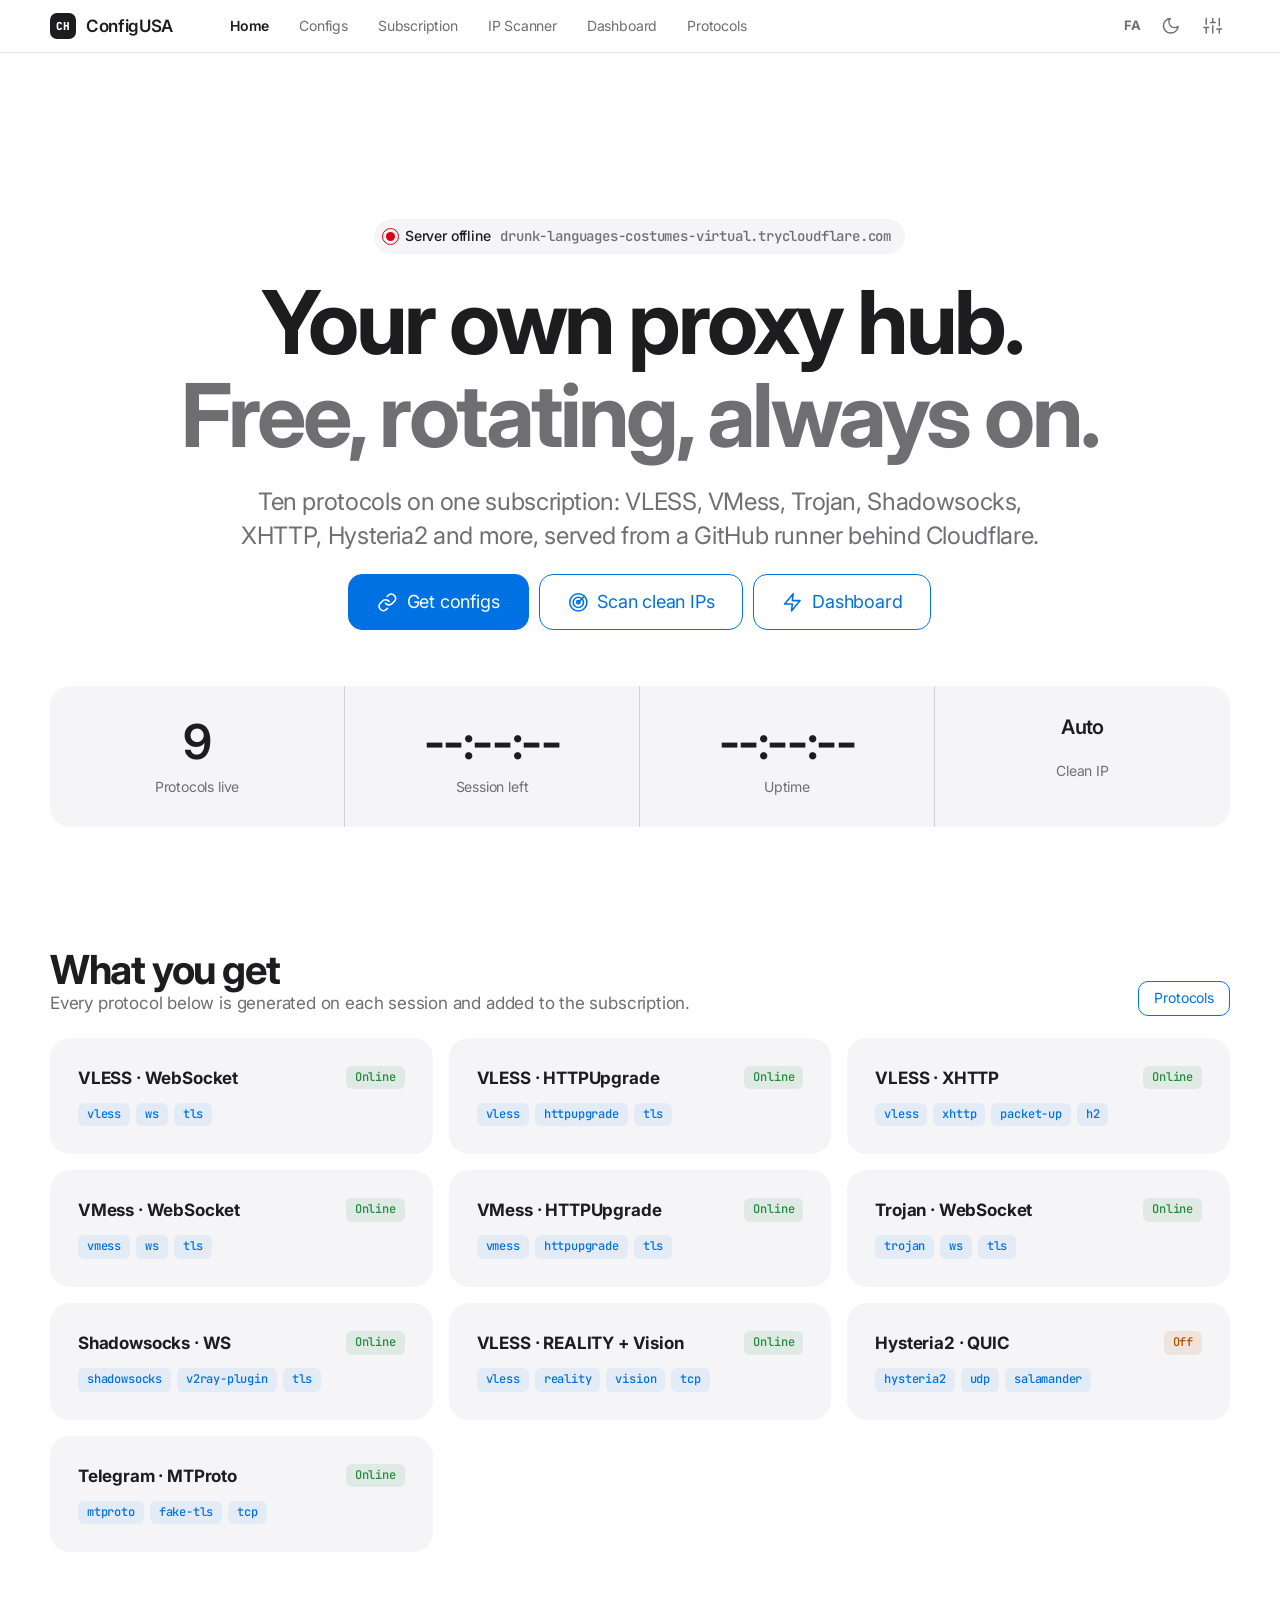
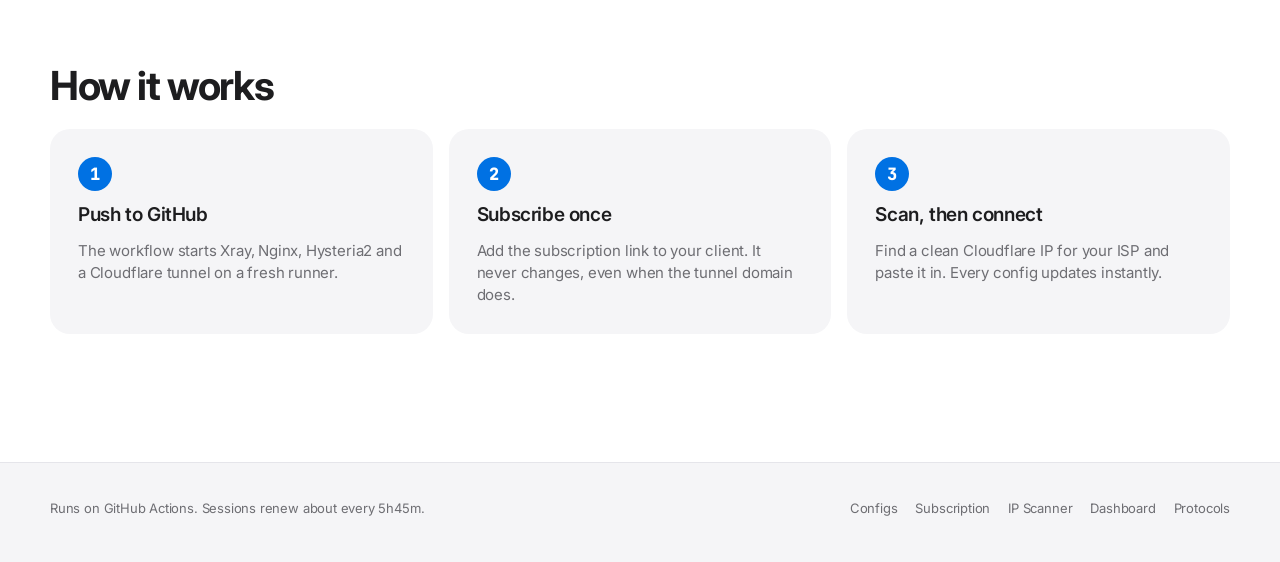
<file: index.html>
<!doctype html>
<html lang="en" data-root="./" data-theme="light">
<head>
<meta charset="utf-8">
<meta name="viewport" content="width=device-width, initial-scale=1, viewport-fit=cover">
<title>ConfigUSA · Proxy hub on GitHub Actions</title>
<meta name="description" content="Free rotating proxy hub: VLESS, VMess, Trojan, Shadowsocks, XHTTP, Hysteria2 on GitHub Actions behind Cloudflare.">
<meta name="theme-color" content="#ffffff">
<link rel="icon" href="./assets/img/favicon.svg" type="image/svg+xml">
<link rel="preload" href="./assets/fonts/Inter.woff2" as="font" type="font/woff2" crossorigin>
<link rel="preload" href="./assets/fonts/SpaceGrotesk.woff2" as="font" type="font/woff2" crossorigin>
<link rel="stylesheet" href="./assets/css/app.css">
<script>(function(){try{var r=document.documentElement,t=localStorage.getItem("ch.theme")||"light",l=localStorage.getItem("ch.lang")||(/^fa/i.test(navigator.language||"")?"fa":"en");r.dataset.theme=t;r.lang=l;r.dir=l==="fa"?"rtl":"ltr"}catch(e){}})()</script>
<noscript><style>#loader{display:none}</style></noscript>
</head>
<body data-page="home">
<div id="loader" role="status" aria-live="polite" aria-label="Loading">
  <div class="ring-wrap"><i class="ripple"></i><i class="ripple"></i><i class="ripple"></i>
    <svg class="prog" viewBox="0 0 144 144" aria-hidden="true"><circle class="trk" cx="72" cy="72" r="64"/><circle class="bar" id="ldBar" cx="72" cy="72" r="64"/></svg>
    <div class="core">CH</div></div>
  <div class="pct" id="ldPct">0%</div><div class="step" id="ldStep">Starting</div>
</div>
<svg width="0" height="0" style="position:absolute" aria-hidden="true"><defs>
<symbol id="i-menu" viewBox="0 0 24 24"><path d="M4 7h16M4 12h16M4 17h16"/></symbol>
<symbol id="i-x" viewBox="0 0 24 24"><path d="M18 6 6 18M6 6l12 12"/></symbol>
<symbol id="i-sun" viewBox="0 0 24 24"><circle cx="12" cy="12" r="4"/><path d="M12 2v2M12 20v2M4.9 4.9l1.4 1.4M17.7 17.7l1.4 1.4M2 12h2M20 12h2M4.9 19.1l1.4-1.4M17.7 6.3l1.4-1.4"/></symbol>
<symbol id="i-moon" viewBox="0 0 24 24"><path d="M21 12.8A9 9 0 1 1 11.2 3a7 7 0 0 0 9.8 9.8z"/></symbol>
<symbol id="i-copy" viewBox="0 0 24 24"><rect x="9" y="9" width="12" height="12" rx="2"/><path d="M5 15H4a2 2 0 0 1-2-2V4a2 2 0 0 1 2-2h9a2 2 0 0 1 2 2v1"/></symbol>
<symbol id="i-qr" viewBox="0 0 24 24"><rect x="3" y="3" width="7" height="7" rx="1"/><rect x="14" y="3" width="7" height="7" rx="1"/><rect x="3" y="14" width="7" height="7" rx="1"/><path d="M14 14h3v3M21 14v.01M14 21h3M21 17v4"/></symbol>
<symbol id="i-info" viewBox="0 0 24 24"><circle cx="12" cy="12" r="10"/><path d="M12 16v-4M12 8h.01"/></symbol>
<symbol id="i-check" viewBox="0 0 24 24"><path d="M20 6 9 17l-5-5"/></symbol>
<symbol id="i-alert" viewBox="0 0 24 24"><path d="M10.3 3.9 1.8 18a2 2 0 0 0 1.7 3h17a2 2 0 0 0 1.7-3L13.7 3.9a2 2 0 0 0-3.4 0zM12 9v4M12 17h.01"/></symbol>
<symbol id="i-radar" viewBox="0 0 24 24"><circle cx="12" cy="12" r="10"/><circle cx="12" cy="12" r="6"/><circle cx="12" cy="12" r="2"/><path d="m12 12 7-7"/></symbol>
<symbol id="i-send" viewBox="0 0 24 24"><path d="M22 2 11 13M22 2l-7 20-4-9-9-4z"/></symbol>
<symbol id="i-play" viewBox="0 0 24 24"><path d="M6 4l14 8-14 8z"/></symbol>
<symbol id="i-stop" viewBox="0 0 24 24"><rect x="6" y="6" width="12" height="12" rx="1"/></symbol>
<symbol id="i-refresh" viewBox="0 0 24 24"><path d="M21 12a9 9 0 1 1-3-6.7L21 8M21 3v5h-5"/></symbol>
<symbol id="i-link" viewBox="0 0 24 24"><path d="M10 13a5 5 0 0 0 7.5.5l3-3a5 5 0 0 0-7-7l-1.7 1.7M14 11a5 5 0 0 0-7.5-.5l-3 3a5 5 0 0 0 7 7l1.7-1.7"/></symbol>
<symbol id="i-sliders" viewBox="0 0 24 24"><path d="M4 21v-7M4 10V3M12 21v-9M12 8V3M20 21v-5M20 12V3M1 14h6M9 8h6M17 16h6"/></symbol>
<symbol id="i-shield" viewBox="0 0 24 24"><path d="M12 22s8-4 8-10V5l-8-3-8 3v7c0 6 8 10 8 10z"/></symbol>
<symbol id="i-bolt" viewBox="0 0 24 24"><path d="M13 2 3 14h9l-1 8 10-12h-9z"/></symbol>
<symbol id="i-layers" viewBox="0 0 24 24"><path d="m12 2 10 5-10 5L2 7zM2 17l10 5 10-5M2 12l10 5 10-5"/></symbol>
</defs></svg>
<header class="hdr"><div class="wrap">
  <a class="brand" href="./" aria-label="ConfigUSA"><span class="mark">CH</span><span>ConfigUSA</span></a>
  <nav class="nav" aria-label="Main"><a href="./" data-nav="home" data-i18n="nav.home">Home</a><a href="./configs/" data-nav="configs" data-i18n="nav.configs">Configs</a><a href="./subscription/" data-nav="sub" data-i18n="nav.sub">Subscription</a><a href="./scanner/" data-nav="scanner" data-i18n="nav.scanner">IP Scanner</a><a href="./dashboard/" data-nav="dashboard" data-i18n="nav.dashboard">Dashboard</a><a href="./protocols/" data-nav="protocols" data-i18n="nav.protocols">Protocols</a></nav>
  <div class="tools">
    <button class="icon-btn lang-btn" id="langBtn" type="button" aria-label="Language">FA</button>
    <button class="icon-btn" id="themeBtn" type="button" data-i18n-aria="theme.toggle" aria-label="Toggle theme"><svg class="i"><use id="themeIcon" href="#i-sun"/></svg></button>
    <a class="icon-btn" href="./settings/" data-nav="settings" data-i18n-aria="nav.settings" aria-label="Settings"><svg class="i"><use href="#i-sliders"/></svg></a>
    <button class="icon-btn" id="menuBtn" type="button" data-i18n-aria="nav.menu" aria-label="Menu"><svg class="i"><use href="#i-menu"/></svg></button>
  </div>
</div></header>

<div class="sheet" id="menu" role="dialog" aria-modal="true" aria-label="Menu"><div class="panel">
  <button class="icon-btn close" type="button" data-close data-i18n-aria="nav.close" aria-label="Close"><svg class="i"><use href="#i-x"/></svg></button>
  <a href="./" data-nav="home"><span data-i18n="nav.home">Home</span></a><a href="./configs/" data-nav="configs"><span data-i18n="nav.configs">Configs</span></a><a href="./subscription/" data-nav="sub"><span data-i18n="nav.sub">Subscription</span></a><a href="./scanner/" data-nav="scanner"><span data-i18n="nav.scanner">IP Scanner</span></a><a href="./dashboard/" data-nav="dashboard"><span data-i18n="nav.dashboard">Dashboard</span></a><a href="./protocols/" data-nav="protocols"><span data-i18n="nav.protocols">Protocols</span></a><a href="./settings/" data-nav="settings"><span data-i18n="nav.settings">Settings</span></a>
</div></div>

<main id="main">

<section class="hero"><div class="wrap"><div class="stack">
  <span class="pill"><i class="dot idle" id="homeDot"></i><span id="homeState" data-i18n="home.pill.wait">Checking server</span><span class="mono muted ltr" id="homeDomain"></span></span>
  <h1><span data-i18n="home.h1a">Your own proxy hub.</span> <em data-i18n="home.h1b">Free, rotating, always on.</em></h1>
  <p class="lead" data-i18n="home.lead">Nine protocols on one subscription: VLESS, VMess, Trojan, Shadowsocks, XHTTP, Hysteria2 and more, served from a GitHub runner behind Cloudflare.</p>
  <div class="row">
    <a class="btn primary lg" href="configs/"><svg class="i"><use href="#i-link"/></svg><span data-i18n="home.cta1">Get configs</span></a>
    <a class="btn lg" href="scanner/"><svg class="i"><use href="#i-radar"/></svg><span data-i18n="home.cta2">Scan clean IPs</span></a>
    <a class="btn lg" href="dashboard/"><svg class="i"><use href="#i-bolt"/></svg><span data-i18n="home.cta3">Dashboard</span></a>
  </div>
</div>
<div class="stats-strip">
  <div><b id="stProto">-</b><span data-i18n="home.s1">Protocols live</span></div>
  <div><b id="stLeft" class="ltr">--:--:--</b><span data-i18n="home.s2">Session left</span></div>
  <div><b id="stUp" class="ltr">--:--:--</b><span data-i18n="home.s3">Uptime</span></div>
  <div><b id="stClean" class="ltr" style="font-size:20px">-</b><span data-i18n="home.s4">Clean IP</span></div>
</div></div></section>

<section class="sec"><div class="wrap">
  <div class="sec-head"><div><h2 data-i18n="home.protoTitle">What you get</h2><p class="muted" data-i18n="home.protoSub">Every protocol below is generated on each session and added to the subscription.</p></div>
  <a class="btn sm" href="protocols/"><span data-i18n="nav.protocols">Protocols</span></a></div>
  <div class="grid g3" id="protoGrid"></div>
</div></section>

<section class="sec"><div class="wrap">
  <div class="sec-head"><h2 data-i18n="home.howTitle">How it works</h2></div>
  <div class="steps">
    <div class="card"><h3 data-i18n="home.how1t">Push to GitHub</h3><p data-i18n="home.how1d">The workflow starts Xray, Nginx, Hysteria2 and a Cloudflare tunnel on a fresh runner.</p></div>
    <div class="card"><h3 data-i18n="home.how2t">Subscribe once</h3><p data-i18n="home.how2d">Add the subscription link to your client. It never changes, even when the tunnel domain does.</p></div>
    <div class="card"><h3 data-i18n="home.how3t">Scan, then connect</h3><p data-i18n="home.how3d">Find a clean Cloudflare IP for your ISP and paste it in. Every config updates instantly.</p></div>
  </div>
</div></section>

</main>

<footer class="ftr"><div class="wrap">
  <span data-i18n="ftr.line">Runs on GitHub Actions. Sessions renew about every 5h45m.</span>
  <nav><a href="./configs/" data-i18n="nav.configs">Configs</a><a href="./subscription/" data-i18n="nav.sub">Subscription</a><a href="./scanner/" data-i18n="nav.scanner">IP Scanner</a><a href="./dashboard/" data-i18n="nav.dashboard">Dashboard</a><a href="./protocols/" data-i18n="nav.protocols">Protocols</a></nav>
</div></footer>

<div id="toast" role="status" aria-live="polite"><span><svg class="i"><use href="#i-check"/></svg><b></b></span></div>

<div class="modal" id="qrModal"><div class="dialog" role="dialog" aria-modal="true" style="width:min(420px,100%)">
  <header><h3 id="qrTitle">QR</h3><button class="icon-btn sm" type="button" data-close aria-label="Close"><svg class="i"><use href="#i-x"/></svg></button></header>
  <div class="body"><div class="qr-box" id="qrBox"></div></div>
  <footer><span class="hint" data-i18n="qr.title">QR code</span><button class="btn primary" id="qrCopy" type="button"><svg class="i"><use href="#i-copy"/></svg><span data-i18n="common.copy">Copy</span></button></footer>
</div></div>
<script src="./assets/js/qr.js" defer></script>
<script src="./assets/js/core.js" defer></script>
<script src="./assets/js/catalog.js" defer></script>
<script src="./assets/js/pages/home.js" defer></script>
</body>
</html>
</file>
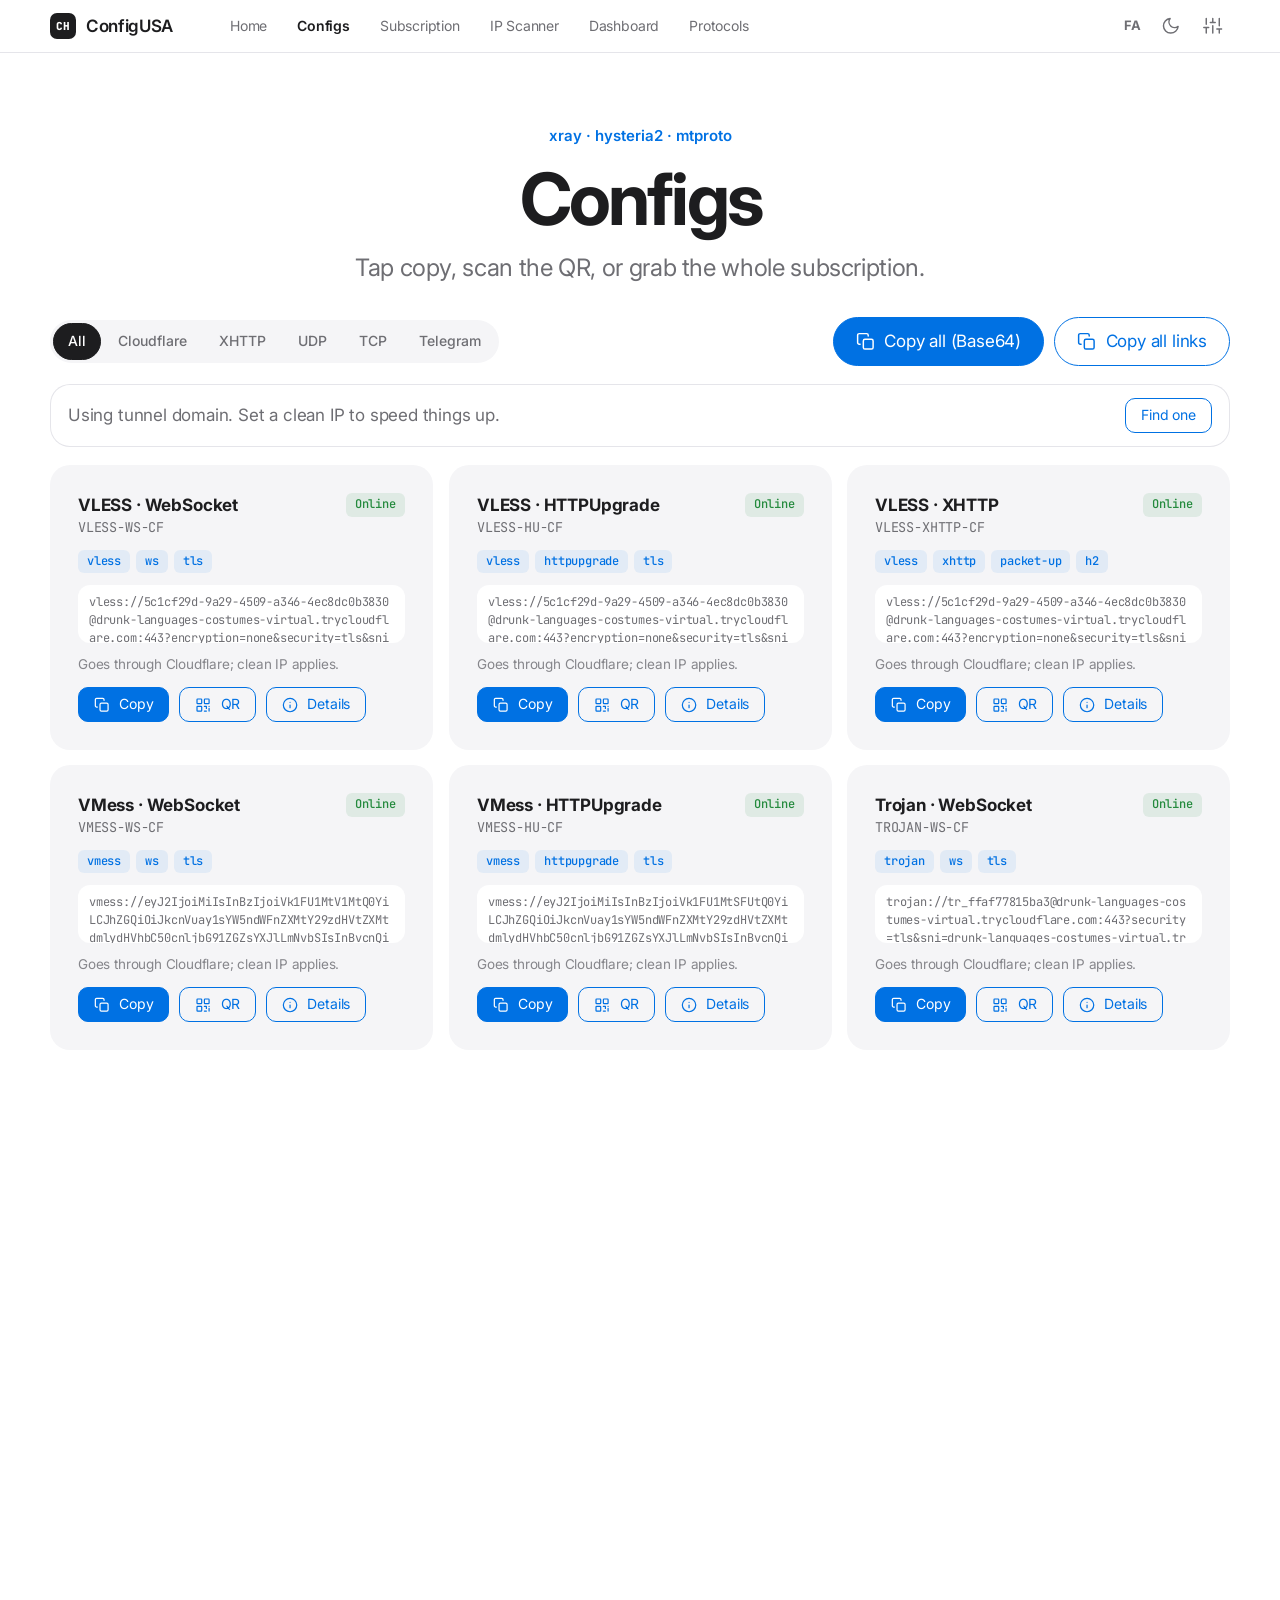
<file: configs/index.html>
<!doctype html>
<html lang="en" data-root="../" data-theme="light">
<head>
<meta charset="utf-8">
<meta name="viewport" content="width=device-width, initial-scale=1, viewport-fit=cover">
<title>Configs · ConfigUSA</title>
<meta name="description" content="Copy or scan every protocol config.">
<meta name="theme-color" content="#ffffff">
<link rel="icon" href="../assets/img/favicon.svg" type="image/svg+xml">
<link rel="preload" href="../assets/fonts/Inter.woff2" as="font" type="font/woff2" crossorigin>
<link rel="preload" href="../assets/fonts/SpaceGrotesk.woff2" as="font" type="font/woff2" crossorigin>
<link rel="stylesheet" href="../assets/css/app.css">
<script>(function(){try{var r=document.documentElement,t=localStorage.getItem("ch.theme")||"light",l=localStorage.getItem("ch.lang")||(/^fa/i.test(navigator.language||"")?"fa":"en");r.dataset.theme=t;r.lang=l;r.dir=l==="fa"?"rtl":"ltr"}catch(e){}})()</script>
<noscript><style>#loader{display:none}</style></noscript>
</head>
<body data-page="configs">
<div id="loader" role="status" aria-live="polite" aria-label="Loading">
  <div class="ring-wrap"><i class="ripple"></i><i class="ripple"></i><i class="ripple"></i>
    <svg class="prog" viewBox="0 0 144 144" aria-hidden="true"><circle class="trk" cx="72" cy="72" r="64"/><circle class="bar" id="ldBar" cx="72" cy="72" r="64"/></svg>
    <div class="core">CH</div></div>
  <div class="pct" id="ldPct">0%</div><div class="step" id="ldStep">Starting</div>
</div>
<svg width="0" height="0" style="position:absolute" aria-hidden="true"><defs>
<symbol id="i-menu" viewBox="0 0 24 24"><path d="M4 7h16M4 12h16M4 17h16"/></symbol>
<symbol id="i-x" viewBox="0 0 24 24"><path d="M18 6 6 18M6 6l12 12"/></symbol>
<symbol id="i-sun" viewBox="0 0 24 24"><circle cx="12" cy="12" r="4"/><path d="M12 2v2M12 20v2M4.9 4.9l1.4 1.4M17.7 17.7l1.4 1.4M2 12h2M20 12h2M4.9 19.1l1.4-1.4M17.7 6.3l1.4-1.4"/></symbol>
<symbol id="i-moon" viewBox="0 0 24 24"><path d="M21 12.8A9 9 0 1 1 11.2 3a7 7 0 0 0 9.8 9.8z"/></symbol>
<symbol id="i-copy" viewBox="0 0 24 24"><rect x="9" y="9" width="12" height="12" rx="2"/><path d="M5 15H4a2 2 0 0 1-2-2V4a2 2 0 0 1 2-2h9a2 2 0 0 1 2 2v1"/></symbol>
<symbol id="i-qr" viewBox="0 0 24 24"><rect x="3" y="3" width="7" height="7" rx="1"/><rect x="14" y="3" width="7" height="7" rx="1"/><rect x="3" y="14" width="7" height="7" rx="1"/><path d="M14 14h3v3M21 14v.01M14 21h3M21 17v4"/></symbol>
<symbol id="i-info" viewBox="0 0 24 24"><circle cx="12" cy="12" r="10"/><path d="M12 16v-4M12 8h.01"/></symbol>
<symbol id="i-check" viewBox="0 0 24 24"><path d="M20 6 9 17l-5-5"/></symbol>
<symbol id="i-alert" viewBox="0 0 24 24"><path d="M10.3 3.9 1.8 18a2 2 0 0 0 1.7 3h17a2 2 0 0 0 1.7-3L13.7 3.9a2 2 0 0 0-3.4 0zM12 9v4M12 17h.01"/></symbol>
<symbol id="i-radar" viewBox="0 0 24 24"><circle cx="12" cy="12" r="10"/><circle cx="12" cy="12" r="6"/><circle cx="12" cy="12" r="2"/><path d="m12 12 7-7"/></symbol>
<symbol id="i-send" viewBox="0 0 24 24"><path d="M22 2 11 13M22 2l-7 20-4-9-9-4z"/></symbol>
<symbol id="i-play" viewBox="0 0 24 24"><path d="M6 4l14 8-14 8z"/></symbol>
<symbol id="i-stop" viewBox="0 0 24 24"><rect x="6" y="6" width="12" height="12" rx="1"/></symbol>
<symbol id="i-refresh" viewBox="0 0 24 24"><path d="M21 12a9 9 0 1 1-3-6.7L21 8M21 3v5h-5"/></symbol>
<symbol id="i-link" viewBox="0 0 24 24"><path d="M10 13a5 5 0 0 0 7.5.5l3-3a5 5 0 0 0-7-7l-1.7 1.7M14 11a5 5 0 0 0-7.5-.5l-3 3a5 5 0 0 0 7 7l1.7-1.7"/></symbol>
<symbol id="i-sliders" viewBox="0 0 24 24"><path d="M4 21v-7M4 10V3M12 21v-9M12 8V3M20 21v-5M20 12V3M1 14h6M9 8h6M17 16h6"/></symbol>
<symbol id="i-shield" viewBox="0 0 24 24"><path d="M12 22s8-4 8-10V5l-8-3-8 3v7c0 6 8 10 8 10z"/></symbol>
<symbol id="i-bolt" viewBox="0 0 24 24"><path d="M13 2 3 14h9l-1 8 10-12h-9z"/></symbol>
<symbol id="i-layers" viewBox="0 0 24 24"><path d="m12 2 10 5-10 5L2 7zM2 17l10 5 10-5M2 12l10 5 10-5"/></symbol>
</defs></svg>
<header class="hdr"><div class="wrap">
  <a class="brand" href="../" aria-label="ConfigUSA"><span class="mark">CH</span><span>ConfigUSA</span></a>
  <nav class="nav" aria-label="Main"><a href="../" data-nav="home" data-i18n="nav.home">Home</a><a href="../configs/" data-nav="configs" data-i18n="nav.configs">Configs</a><a href="../subscription/" data-nav="sub" data-i18n="nav.sub">Subscription</a><a href="../scanner/" data-nav="scanner" data-i18n="nav.scanner">IP Scanner</a><a href="../dashboard/" data-nav="dashboard" data-i18n="nav.dashboard">Dashboard</a><a href="../protocols/" data-nav="protocols" data-i18n="nav.protocols">Protocols</a></nav>
  <div class="tools">
    <button class="icon-btn lang-btn" id="langBtn" type="button" aria-label="Language">FA</button>
    <button class="icon-btn" id="themeBtn" type="button" data-i18n-aria="theme.toggle" aria-label="Toggle theme"><svg class="i"><use id="themeIcon" href="#i-sun"/></svg></button>
    <a class="icon-btn" href="../settings/" data-nav="settings" data-i18n-aria="nav.settings" aria-label="Settings"><svg class="i"><use href="#i-sliders"/></svg></a>
    <button class="icon-btn" id="menuBtn" type="button" data-i18n-aria="nav.menu" aria-label="Menu"><svg class="i"><use href="#i-menu"/></svg></button>
  </div>
</div></header>

<div class="sheet" id="menu" role="dialog" aria-modal="true" aria-label="Menu"><div class="panel">
  <button class="icon-btn close" type="button" data-close data-i18n-aria="nav.close" aria-label="Close"><svg class="i"><use href="#i-x"/></svg></button>
  <a href="../" data-nav="home"><span data-i18n="nav.home">Home</span></a><a href="../configs/" data-nav="configs"><span data-i18n="nav.configs">Configs</span></a><a href="../subscription/" data-nav="sub"><span data-i18n="nav.sub">Subscription</span></a><a href="../scanner/" data-nav="scanner"><span data-i18n="nav.scanner">IP Scanner</span></a><a href="../dashboard/" data-nav="dashboard"><span data-i18n="nav.dashboard">Dashboard</span></a><a href="../protocols/" data-nav="protocols"><span data-i18n="nav.protocols">Protocols</span></a><a href="../settings/" data-nav="settings"><span data-i18n="nav.settings">Settings</span></a>
</div></div>

<main id="main">
<div class="wrap"><div class="page-head">
  <span class="eyebrow">xray · hysteria2 · mtproto</span>
  <h1 data-i18n="cfg.title">Configs</h1>
  <p class="lead" data-i18n="cfg.lead">Tap copy, scan the QR, or grab the whole subscription.</p>
</div></div>
<div class="wrap" style="display:grid;gap:18px;padding-bottom:20px">
  <div class="row" style="justify-content:space-between">
    <div class="seg" id="filters" role="tablist">
      <button type="button" data-f="all" class="on" data-i18n="cfg.all">All</button>
      <button type="button" data-f="cdn" data-i18n="cfg.cdn">Cloudflare</button>
      <button type="button" data-f="xhttp" data-i18n="cfg.xhttp">XHTTP</button>
      <button type="button" data-f="udp" data-i18n="cfg.udp">UDP</button>
      <button type="button" data-f="tcp" data-i18n="cfg.tcp">TCP</button>
      <button type="button" data-f="telegram" data-i18n="cfg.telegram">Telegram</button>
    </div>
    <div class="row"><button class="btn primary" id="copyB64" type="button"><svg class="i"><use href="#i-copy"/></svg><span data-i18n="cfg.copyAll">Copy all (Base64)</span></button>
    <button class="btn" id="copyPlain" type="button"><svg class="i"><use href="#i-copy"/></svg><span data-i18n="cfg.copyAllPlain">Copy all links</span></button></div>
  </div>
  <div class="card flat" style="grid-auto-flow:column;grid-template-columns:1fr auto;align-items:center;padding:14px 18px"><span id="cleanNote" class="muted"></span><a class="btn sm" href="../scanner/" data-i18n="cfg.cleanBtn">Find one</a></div>
  <div class="grid g3" id="cfgGrid"></div>
</div>
<div class="modal" id="infoModal"><div class="dialog" role="dialog" aria-modal="true">
  <header><h3 id="infoTitle">Details</h3><button class="icon-btn sm" type="button" data-close aria-label="Close"><svg class="i"><use href="#i-x"/></svg></button></header>
  <div class="body" id="infoBody"></div>
  <footer><span class="tags" id="infoTags"></span><div class="row"><button class="btn" id="infoQr" type="button"><svg class="i"><use href="#i-qr"/></svg>QR</button><button class="btn primary" id="infoCopy" type="button"><svg class="i"><use href="#i-copy"/></svg><span data-i18n="common.copy">Copy</span></button></div></footer>
</div></div>

</main>

<footer class="ftr"><div class="wrap">
  <span data-i18n="ftr.line">Runs on GitHub Actions. Sessions renew about every 5h45m.</span>
  <nav><a href="../configs/" data-i18n="nav.configs">Configs</a><a href="../subscription/" data-i18n="nav.sub">Subscription</a><a href="../scanner/" data-i18n="nav.scanner">IP Scanner</a><a href="../dashboard/" data-i18n="nav.dashboard">Dashboard</a><a href="../protocols/" data-i18n="nav.protocols">Protocols</a></nav>
</div></footer>

<div id="toast" role="status" aria-live="polite"><span><svg class="i"><use href="#i-check"/></svg><b></b></span></div>

<div class="modal" id="qrModal"><div class="dialog" role="dialog" aria-modal="true" style="width:min(420px,100%)">
  <header><h3 id="qrTitle">QR</h3><button class="icon-btn sm" type="button" data-close aria-label="Close"><svg class="i"><use href="#i-x"/></svg></button></header>
  <div class="body"><div class="qr-box" id="qrBox"></div></div>
  <footer><span class="hint" data-i18n="qr.title">QR code</span><button class="btn primary" id="qrCopy" type="button"><svg class="i"><use href="#i-copy"/></svg><span data-i18n="common.copy">Copy</span></button></footer>
</div></div>
<script src="../assets/js/qr.js" defer></script>
<script src="../assets/js/core.js" defer></script>
<script src="../assets/js/catalog.js" defer></script>
<script src="../assets/js/pages/configs.js" defer></script>
</body>
</html>
</file>
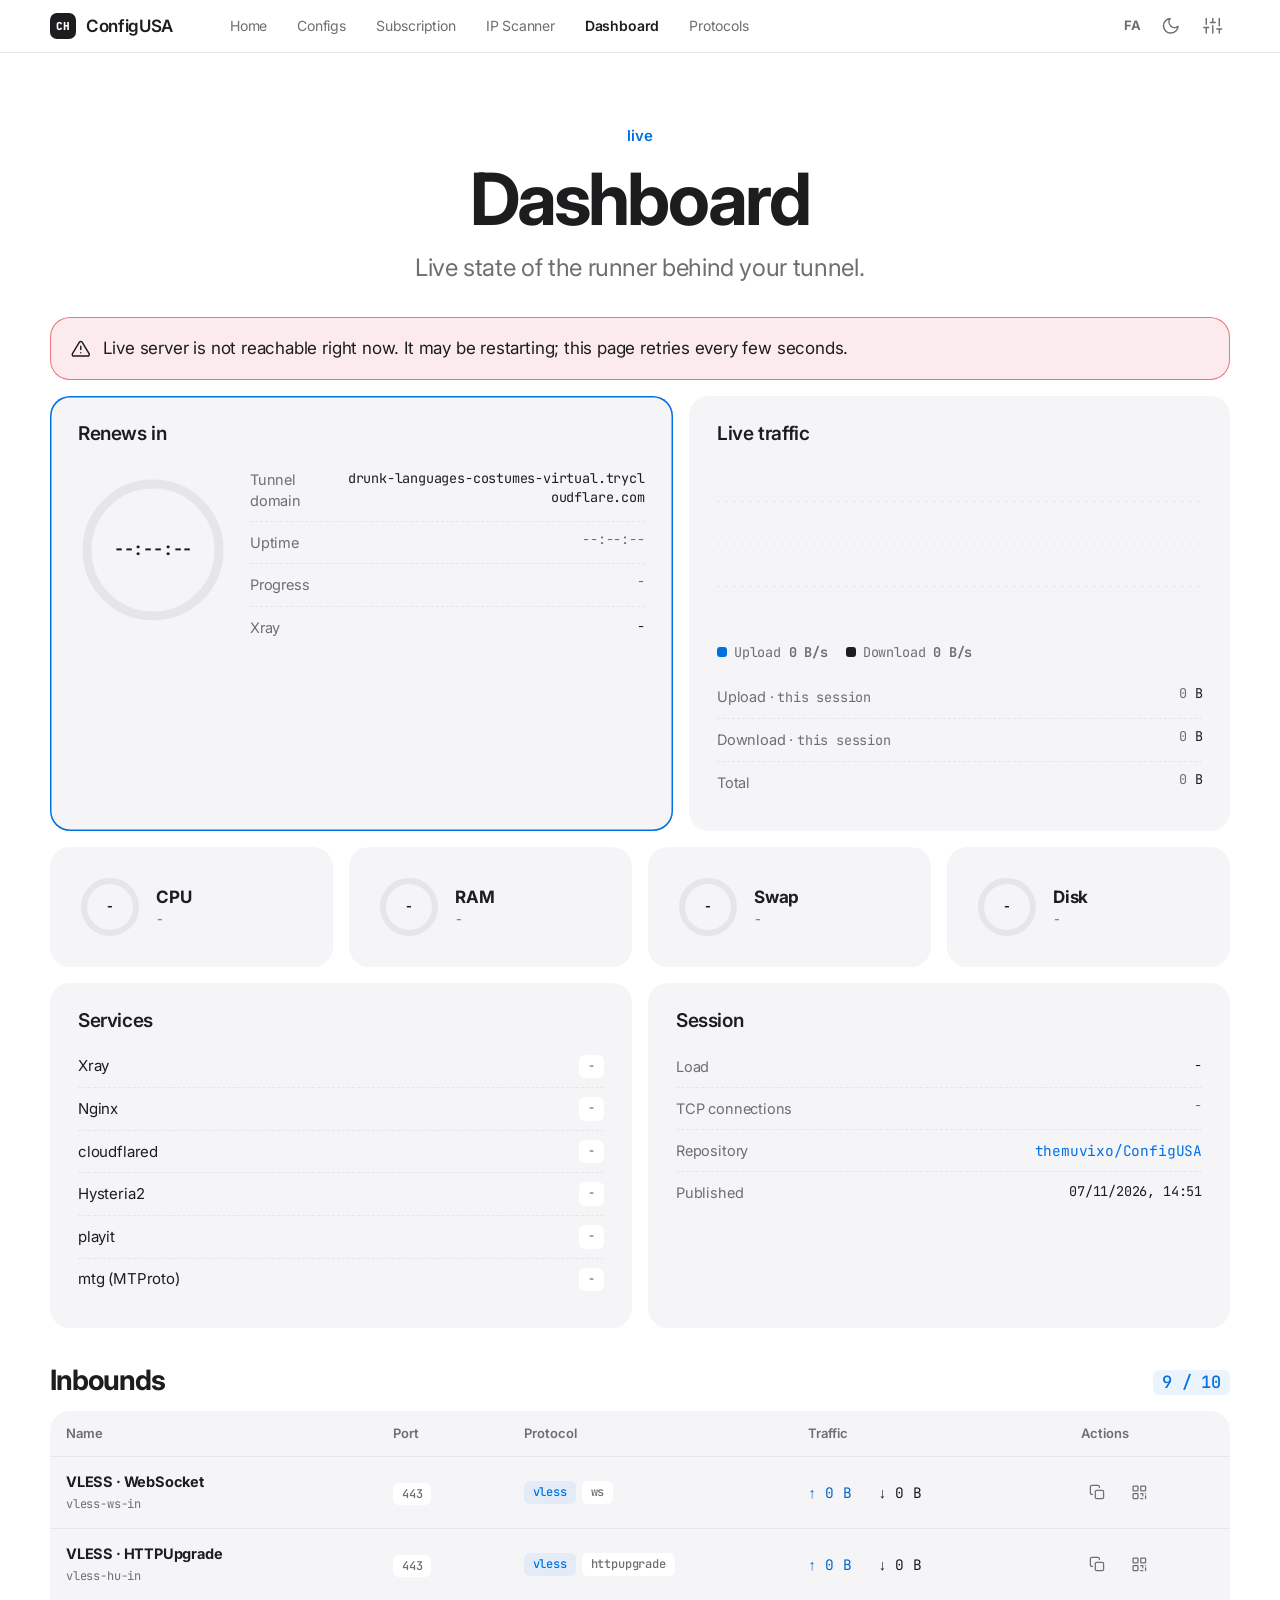
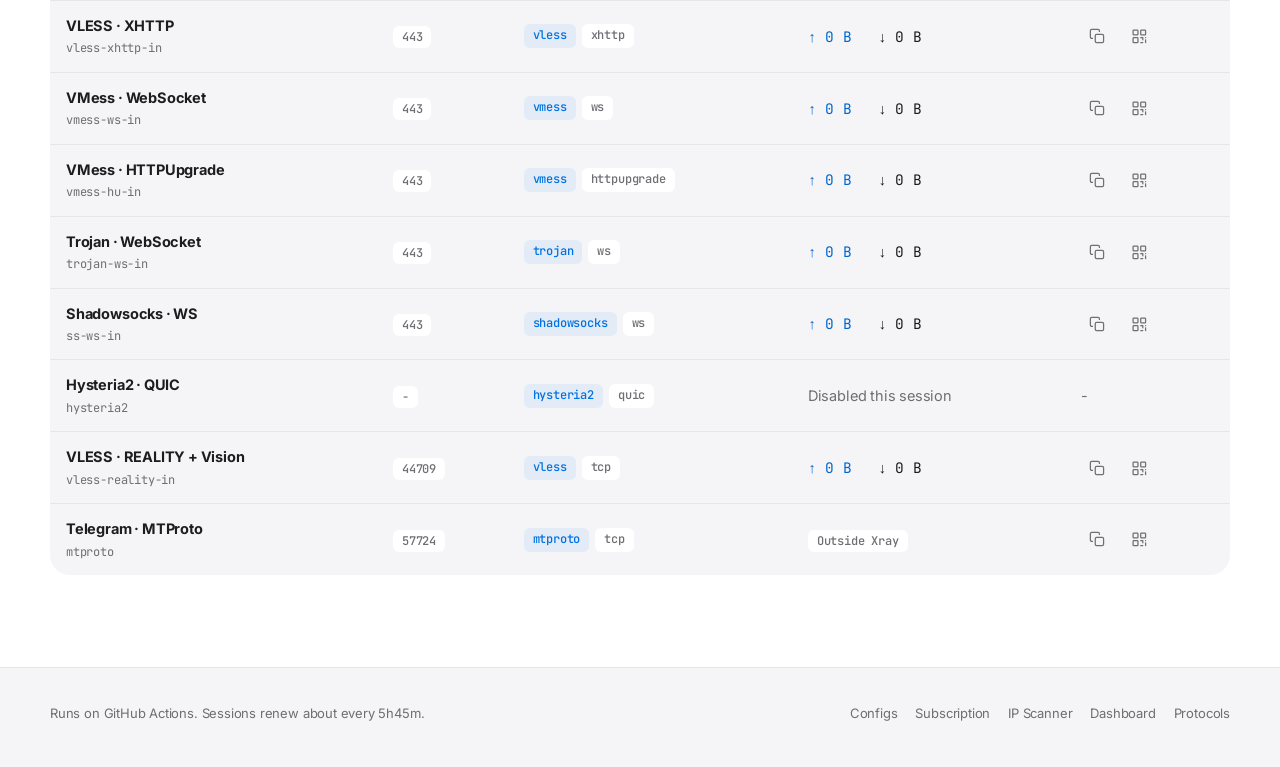
<file: dashboard/index.html>
<!doctype html>
<html lang="en" data-root="../" data-theme="light">
<head>
<meta charset="utf-8">
<meta name="viewport" content="width=device-width, initial-scale=1, viewport-fit=cover">
<title>Dashboard · ConfigUSA</title>
<meta name="description" content="Live runner status: CPU, memory, traffic and per-protocol usage.">
<meta name="theme-color" content="#ffffff">
<link rel="icon" href="../assets/img/favicon.svg" type="image/svg+xml">
<link rel="preload" href="../assets/fonts/Inter.woff2" as="font" type="font/woff2" crossorigin>
<link rel="preload" href="../assets/fonts/SpaceGrotesk.woff2" as="font" type="font/woff2" crossorigin>
<link rel="stylesheet" href="../assets/css/app.css">
<script>(function(){try{var r=document.documentElement,t=localStorage.getItem("ch.theme")||"light",l=localStorage.getItem("ch.lang")||(/^fa/i.test(navigator.language||"")?"fa":"en");r.dataset.theme=t;r.lang=l;r.dir=l==="fa"?"rtl":"ltr"}catch(e){}})()</script>
<noscript><style>#loader{display:none}</style></noscript>
</head>
<body data-page="dashboard">
<div id="loader" role="status" aria-live="polite" aria-label="Loading">
  <div class="ring-wrap"><i class="ripple"></i><i class="ripple"></i><i class="ripple"></i>
    <svg class="prog" viewBox="0 0 144 144" aria-hidden="true"><circle class="trk" cx="72" cy="72" r="64"/><circle class="bar" id="ldBar" cx="72" cy="72" r="64"/></svg>
    <div class="core">CH</div></div>
  <div class="pct" id="ldPct">0%</div><div class="step" id="ldStep">Starting</div>
</div>
<svg width="0" height="0" style="position:absolute" aria-hidden="true"><defs>
<symbol id="i-menu" viewBox="0 0 24 24"><path d="M4 7h16M4 12h16M4 17h16"/></symbol>
<symbol id="i-x" viewBox="0 0 24 24"><path d="M18 6 6 18M6 6l12 12"/></symbol>
<symbol id="i-sun" viewBox="0 0 24 24"><circle cx="12" cy="12" r="4"/><path d="M12 2v2M12 20v2M4.9 4.9l1.4 1.4M17.7 17.7l1.4 1.4M2 12h2M20 12h2M4.9 19.1l1.4-1.4M17.7 6.3l1.4-1.4"/></symbol>
<symbol id="i-moon" viewBox="0 0 24 24"><path d="M21 12.8A9 9 0 1 1 11.2 3a7 7 0 0 0 9.8 9.8z"/></symbol>
<symbol id="i-copy" viewBox="0 0 24 24"><rect x="9" y="9" width="12" height="12" rx="2"/><path d="M5 15H4a2 2 0 0 1-2-2V4a2 2 0 0 1 2-2h9a2 2 0 0 1 2 2v1"/></symbol>
<symbol id="i-qr" viewBox="0 0 24 24"><rect x="3" y="3" width="7" height="7" rx="1"/><rect x="14" y="3" width="7" height="7" rx="1"/><rect x="3" y="14" width="7" height="7" rx="1"/><path d="M14 14h3v3M21 14v.01M14 21h3M21 17v4"/></symbol>
<symbol id="i-info" viewBox="0 0 24 24"><circle cx="12" cy="12" r="10"/><path d="M12 16v-4M12 8h.01"/></symbol>
<symbol id="i-check" viewBox="0 0 24 24"><path d="M20 6 9 17l-5-5"/></symbol>
<symbol id="i-alert" viewBox="0 0 24 24"><path d="M10.3 3.9 1.8 18a2 2 0 0 0 1.7 3h17a2 2 0 0 0 1.7-3L13.7 3.9a2 2 0 0 0-3.4 0zM12 9v4M12 17h.01"/></symbol>
<symbol id="i-radar" viewBox="0 0 24 24"><circle cx="12" cy="12" r="10"/><circle cx="12" cy="12" r="6"/><circle cx="12" cy="12" r="2"/><path d="m12 12 7-7"/></symbol>
<symbol id="i-send" viewBox="0 0 24 24"><path d="M22 2 11 13M22 2l-7 20-4-9-9-4z"/></symbol>
<symbol id="i-play" viewBox="0 0 24 24"><path d="M6 4l14 8-14 8z"/></symbol>
<symbol id="i-stop" viewBox="0 0 24 24"><rect x="6" y="6" width="12" height="12" rx="1"/></symbol>
<symbol id="i-refresh" viewBox="0 0 24 24"><path d="M21 12a9 9 0 1 1-3-6.7L21 8M21 3v5h-5"/></symbol>
<symbol id="i-link" viewBox="0 0 24 24"><path d="M10 13a5 5 0 0 0 7.5.5l3-3a5 5 0 0 0-7-7l-1.7 1.7M14 11a5 5 0 0 0-7.5-.5l-3 3a5 5 0 0 0 7 7l1.7-1.7"/></symbol>
<symbol id="i-sliders" viewBox="0 0 24 24"><path d="M4 21v-7M4 10V3M12 21v-9M12 8V3M20 21v-5M20 12V3M1 14h6M9 8h6M17 16h6"/></symbol>
<symbol id="i-shield" viewBox="0 0 24 24"><path d="M12 22s8-4 8-10V5l-8-3-8 3v7c0 6 8 10 8 10z"/></symbol>
<symbol id="i-bolt" viewBox="0 0 24 24"><path d="M13 2 3 14h9l-1 8 10-12h-9z"/></symbol>
<symbol id="i-layers" viewBox="0 0 24 24"><path d="m12 2 10 5-10 5L2 7zM2 17l10 5 10-5M2 12l10 5 10-5"/></symbol>
</defs></svg>
<header class="hdr"><div class="wrap">
  <a class="brand" href="../" aria-label="ConfigUSA"><span class="mark">CH</span><span>ConfigUSA</span></a>
  <nav class="nav" aria-label="Main"><a href="../" data-nav="home" data-i18n="nav.home">Home</a><a href="../configs/" data-nav="configs" data-i18n="nav.configs">Configs</a><a href="../subscription/" data-nav="sub" data-i18n="nav.sub">Subscription</a><a href="../scanner/" data-nav="scanner" data-i18n="nav.scanner">IP Scanner</a><a href="../dashboard/" data-nav="dashboard" data-i18n="nav.dashboard">Dashboard</a><a href="../protocols/" data-nav="protocols" data-i18n="nav.protocols">Protocols</a></nav>
  <div class="tools">
    <button class="icon-btn lang-btn" id="langBtn" type="button" aria-label="Language">FA</button>
    <button class="icon-btn" id="themeBtn" type="button" data-i18n-aria="theme.toggle" aria-label="Toggle theme"><svg class="i"><use id="themeIcon" href="#i-sun"/></svg></button>
    <a class="icon-btn" href="../settings/" data-nav="settings" data-i18n-aria="nav.settings" aria-label="Settings"><svg class="i"><use href="#i-sliders"/></svg></a>
    <button class="icon-btn" id="menuBtn" type="button" data-i18n-aria="nav.menu" aria-label="Menu"><svg class="i"><use href="#i-menu"/></svg></button>
  </div>
</div></header>

<div class="sheet" id="menu" role="dialog" aria-modal="true" aria-label="Menu"><div class="panel">
  <button class="icon-btn close" type="button" data-close data-i18n-aria="nav.close" aria-label="Close"><svg class="i"><use href="#i-x"/></svg></button>
  <a href="../" data-nav="home"><span data-i18n="nav.home">Home</span></a><a href="../configs/" data-nav="configs"><span data-i18n="nav.configs">Configs</span></a><a href="../subscription/" data-nav="sub"><span data-i18n="nav.sub">Subscription</span></a><a href="../scanner/" data-nav="scanner"><span data-i18n="nav.scanner">IP Scanner</span></a><a href="../dashboard/" data-nav="dashboard"><span data-i18n="nav.dashboard">Dashboard</span></a><a href="../protocols/" data-nav="protocols"><span data-i18n="nav.protocols">Protocols</span></a><a href="../settings/" data-nav="settings"><span data-i18n="nav.settings">Settings</span></a>
</div></div>

<main id="main">
<div class="wrap"><div class="page-head">
  <span class="eyebrow">live</span>
  <h1 data-i18n="dash.title">Dashboard</h1>
  <p class="lead" data-i18n="dash.lead">Live state of the runner behind your tunnel.</p>
</div></div>
<div class="wrap" style="display:grid;gap:16px;padding-bottom:20px">
  <div class="err-box" id="offlineAlert" hidden><svg class="i"><use href="#i-alert"/></svg><span data-i18n="dash.offlineMsg">Live server is not reachable right now.</span></div>

  <div class="dash-top">
    <div class="card accent">
      <h3 data-i18n="dash.renew">Renews in</h3>
      <div class="big-ring">
        <div class="ring-txt"><svg viewBox="0 0 150 150"><circle class="trk" cx="75" cy="75" r="66" stroke-width="9"/><circle class="bar" id="ringBar" cx="75" cy="75" r="66" stroke-width="9" stroke-dasharray="414.69" stroke-dashoffset="414.69"/></svg><div class="ring-center ltr" id="valLeft">--:--:--</div></div>
        <div class="kv" style="width:100%">
          <div><span data-i18n="dash.domain">Tunnel domain</span><span id="valDomain">-</span></div>
          <div><span data-i18n="dash.uptime">Uptime</span><span class="ltr" id="valUp">--:--:--</span></div>
          <div><span data-i18n="dash.progress">Progress</span><span id="valProg">-</span></div>
          <div><span data-i18n="dash.xray">Xray</span><span id="valXray">-</span></div>
        </div>
      </div>
    </div>
    <div class="card">
      <div class="row" style="justify-content:space-between"><h3 data-i18n="dash.traffic">Live traffic</h3><span class="mono muted ltr" id="chartMax"></span></div>
      <svg id="chart" viewBox="0 0 600 150" preserveAspectRatio="none" aria-hidden="true"></svg>
      <div class="legend"><span><i style="background:var(--blue)"></i><span data-i18n="dash.up">Upload</span> <b class="ltr" id="valUpSpeed">0 B/s</b></span><span><i style="background:var(--text)"></i><span data-i18n="dash.down">Download</span> <b class="ltr" id="valDownSpeed">0 B/s</b></span></div>
      <div class="kv">
        <div><span><span data-i18n="dash.up">Upload</span> · <span data-i18n="dash.thisSession">this session</span></span><span id="valTx">-</span></div>
        <div><span><span data-i18n="dash.down">Download</span> · <span data-i18n="dash.thisSession">this session</span></span><span id="valRx">-</span></div>
        <div><span data-i18n="dash.total">Total</span><span id="valTotal">-</span></div>
      </div>
    </div>
  </div>

  <div class="grid g4" id="gauges"></div>

  <div class="grid g2">
    <div class="card"><h3 data-i18n="dash.services">Services</h3><div id="svcList"></div></div>
    <div class="card"><h3 data-i18n="dash.session">Session</h3>
      <div class="kv">
        <div><span data-i18n="dash.load">Load</span><span class="ltr" id="valLoad">-</span></div>
        <div><span data-i18n="dash.tcp">TCP connections</span><span id="valTcp">-</span></div>
        <div><span data-i18n="dash.repo">Repository</span><a class="mono blue" id="valRepo" href="#" target="_blank" rel="noopener">-</a></div>
        <div><span data-i18n="dash.published">Published</span><span id="valPub">-</span></div>
      </div>
    </div>
  </div>

  <div class="sec-head" style="margin:20px 0 0"><h2 style="font-size:28px" data-i18n="dash.inbounds">Inbounds</h2><span class="tag blue" id="inCount"></span></div>
  <div class="tbl-wrap"><table class="tbl"><thead><tr>
    <th data-i18n="th.name">Name</th><th data-i18n="th.port">Port</th><th data-i18n="th.proto">Protocol</th><th data-i18n="th.traffic">Traffic</th><th data-i18n="th.actions">Actions</th>
  </tr></thead><tbody id="ibBody"></tbody></table></div>
</div>

</main>

<footer class="ftr"><div class="wrap">
  <span data-i18n="ftr.line">Runs on GitHub Actions. Sessions renew about every 5h45m.</span>
  <nav><a href="../configs/" data-i18n="nav.configs">Configs</a><a href="../subscription/" data-i18n="nav.sub">Subscription</a><a href="../scanner/" data-i18n="nav.scanner">IP Scanner</a><a href="../dashboard/" data-i18n="nav.dashboard">Dashboard</a><a href="../protocols/" data-i18n="nav.protocols">Protocols</a></nav>
</div></footer>

<div id="toast" role="status" aria-live="polite"><span><svg class="i"><use href="#i-check"/></svg><b></b></span></div>

<div class="modal" id="qrModal"><div class="dialog" role="dialog" aria-modal="true" style="width:min(420px,100%)">
  <header><h3 id="qrTitle">QR</h3><button class="icon-btn sm" type="button" data-close aria-label="Close"><svg class="i"><use href="#i-x"/></svg></button></header>
  <div class="body"><div class="qr-box" id="qrBox"></div></div>
  <footer><span class="hint" data-i18n="qr.title">QR code</span><button class="btn primary" id="qrCopy" type="button"><svg class="i"><use href="#i-copy"/></svg><span data-i18n="common.copy">Copy</span></button></footer>
</div></div>
<script src="../assets/js/qr.js" defer></script>
<script src="../assets/js/core.js" defer></script>
<script src="../assets/js/pages/dashboard.js" defer></script>
</body>
</html>
</file>
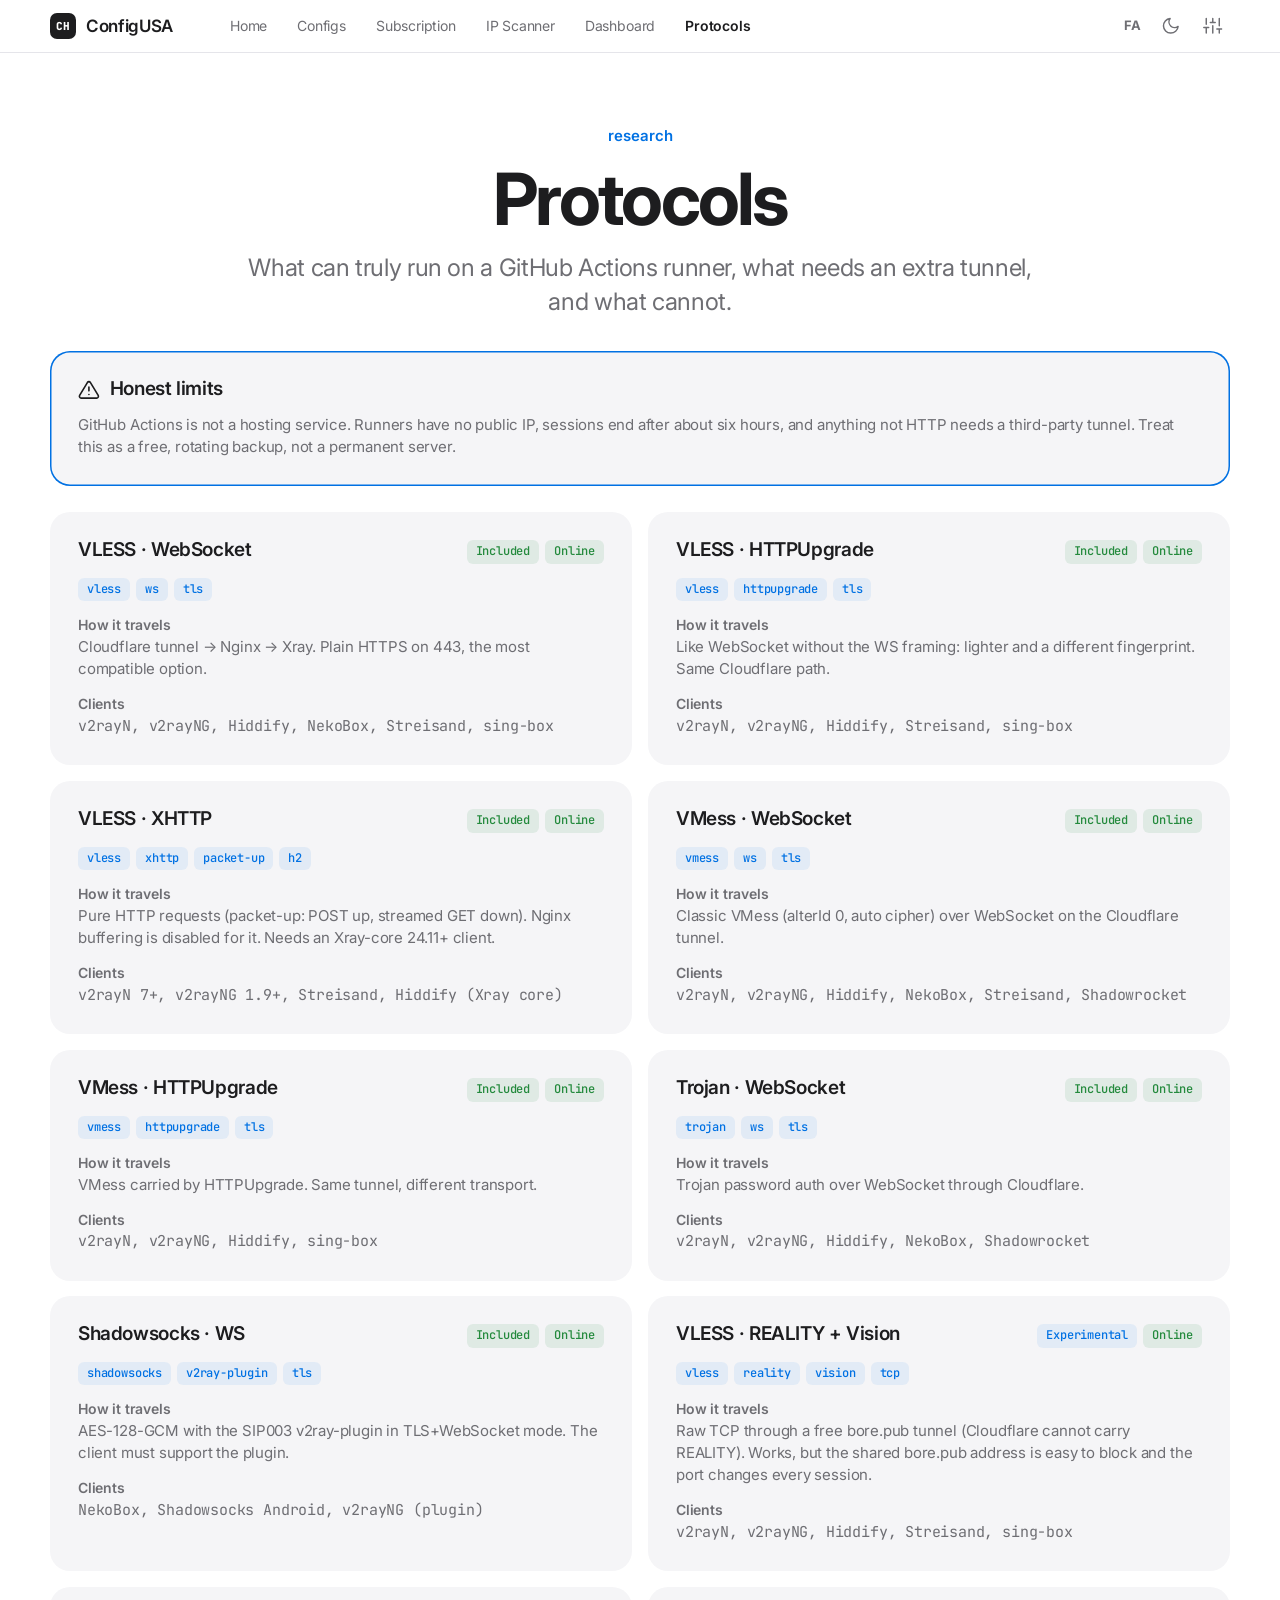
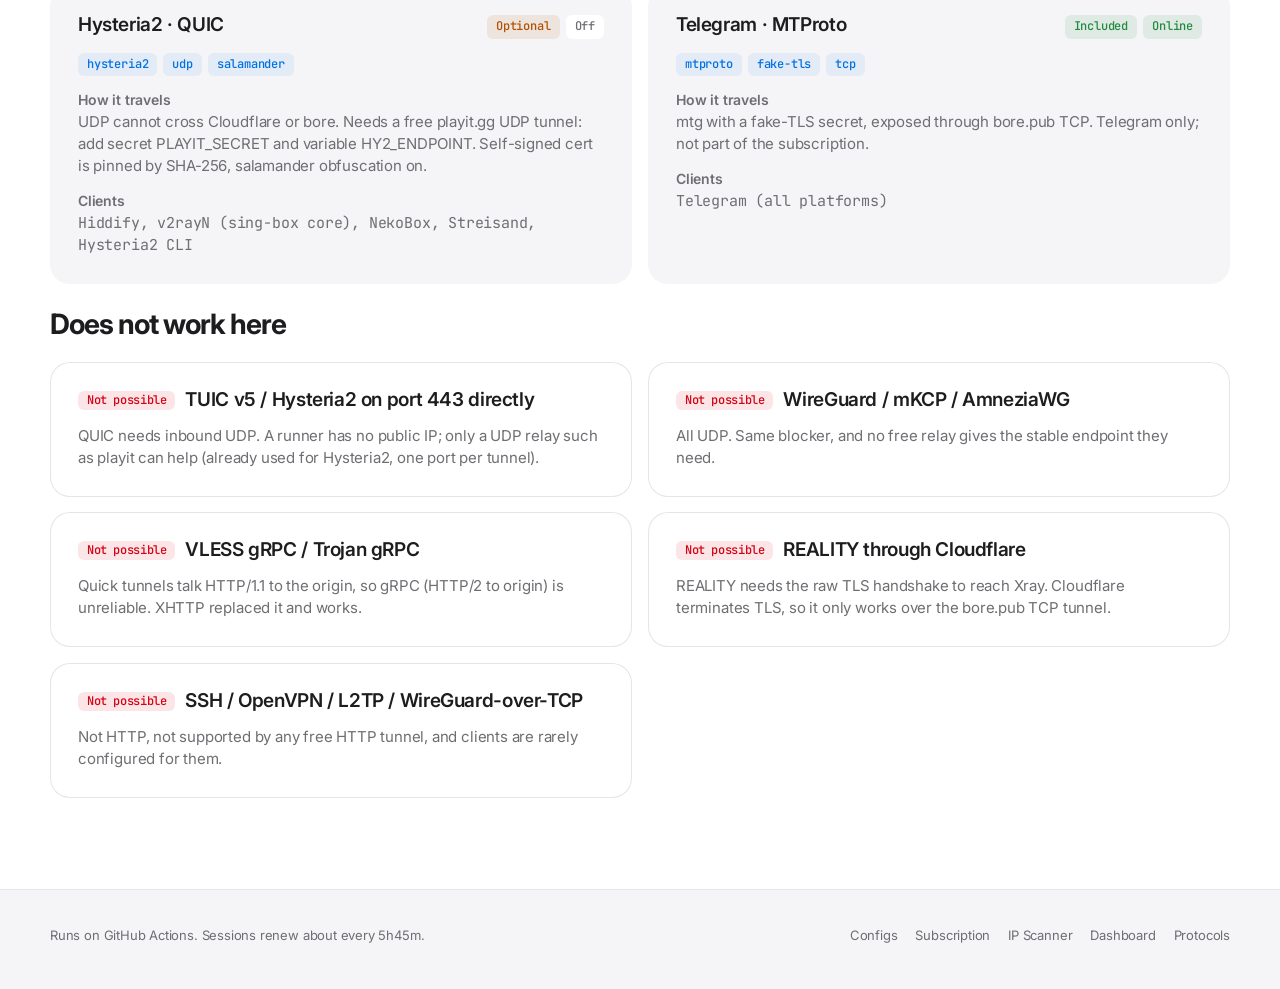
<file: protocols/index.html>
<!doctype html>
<html lang="en" data-root="../" data-theme="light">
<head>
<meta charset="utf-8">
<meta name="viewport" content="width=device-width, initial-scale=1, viewport-fit=cover">
<title>Protocols · ConfigUSA</title>
<meta name="description" content="Every protocol that works on GitHub Actions and what cannot.">
<meta name="theme-color" content="#ffffff">
<link rel="icon" href="../assets/img/favicon.svg" type="image/svg+xml">
<link rel="preload" href="../assets/fonts/Inter.woff2" as="font" type="font/woff2" crossorigin>
<link rel="preload" href="../assets/fonts/SpaceGrotesk.woff2" as="font" type="font/woff2" crossorigin>
<link rel="stylesheet" href="../assets/css/app.css">
<script>(function(){try{var r=document.documentElement,t=localStorage.getItem("ch.theme")||"light",l=localStorage.getItem("ch.lang")||(/^fa/i.test(navigator.language||"")?"fa":"en");r.dataset.theme=t;r.lang=l;r.dir=l==="fa"?"rtl":"ltr"}catch(e){}})()</script>
<noscript><style>#loader{display:none}</style></noscript>
</head>
<body data-page="protocols">
<div id="loader" role="status" aria-live="polite" aria-label="Loading">
  <div class="ring-wrap"><i class="ripple"></i><i class="ripple"></i><i class="ripple"></i>
    <svg class="prog" viewBox="0 0 144 144" aria-hidden="true"><circle class="trk" cx="72" cy="72" r="64"/><circle class="bar" id="ldBar" cx="72" cy="72" r="64"/></svg>
    <div class="core">CH</div></div>
  <div class="pct" id="ldPct">0%</div><div class="step" id="ldStep">Starting</div>
</div>
<svg width="0" height="0" style="position:absolute" aria-hidden="true"><defs>
<symbol id="i-menu" viewBox="0 0 24 24"><path d="M4 7h16M4 12h16M4 17h16"/></symbol>
<symbol id="i-x" viewBox="0 0 24 24"><path d="M18 6 6 18M6 6l12 12"/></symbol>
<symbol id="i-sun" viewBox="0 0 24 24"><circle cx="12" cy="12" r="4"/><path d="M12 2v2M12 20v2M4.9 4.9l1.4 1.4M17.7 17.7l1.4 1.4M2 12h2M20 12h2M4.9 19.1l1.4-1.4M17.7 6.3l1.4-1.4"/></symbol>
<symbol id="i-moon" viewBox="0 0 24 24"><path d="M21 12.8A9 9 0 1 1 11.2 3a7 7 0 0 0 9.8 9.8z"/></symbol>
<symbol id="i-copy" viewBox="0 0 24 24"><rect x="9" y="9" width="12" height="12" rx="2"/><path d="M5 15H4a2 2 0 0 1-2-2V4a2 2 0 0 1 2-2h9a2 2 0 0 1 2 2v1"/></symbol>
<symbol id="i-qr" viewBox="0 0 24 24"><rect x="3" y="3" width="7" height="7" rx="1"/><rect x="14" y="3" width="7" height="7" rx="1"/><rect x="3" y="14" width="7" height="7" rx="1"/><path d="M14 14h3v3M21 14v.01M14 21h3M21 17v4"/></symbol>
<symbol id="i-info" viewBox="0 0 24 24"><circle cx="12" cy="12" r="10"/><path d="M12 16v-4M12 8h.01"/></symbol>
<symbol id="i-check" viewBox="0 0 24 24"><path d="M20 6 9 17l-5-5"/></symbol>
<symbol id="i-alert" viewBox="0 0 24 24"><path d="M10.3 3.9 1.8 18a2 2 0 0 0 1.7 3h17a2 2 0 0 0 1.7-3L13.7 3.9a2 2 0 0 0-3.4 0zM12 9v4M12 17h.01"/></symbol>
<symbol id="i-radar" viewBox="0 0 24 24"><circle cx="12" cy="12" r="10"/><circle cx="12" cy="12" r="6"/><circle cx="12" cy="12" r="2"/><path d="m12 12 7-7"/></symbol>
<symbol id="i-send" viewBox="0 0 24 24"><path d="M22 2 11 13M22 2l-7 20-4-9-9-4z"/></symbol>
<symbol id="i-play" viewBox="0 0 24 24"><path d="M6 4l14 8-14 8z"/></symbol>
<symbol id="i-stop" viewBox="0 0 24 24"><rect x="6" y="6" width="12" height="12" rx="1"/></symbol>
<symbol id="i-refresh" viewBox="0 0 24 24"><path d="M21 12a9 9 0 1 1-3-6.7L21 8M21 3v5h-5"/></symbol>
<symbol id="i-link" viewBox="0 0 24 24"><path d="M10 13a5 5 0 0 0 7.5.5l3-3a5 5 0 0 0-7-7l-1.7 1.7M14 11a5 5 0 0 0-7.5-.5l-3 3a5 5 0 0 0 7 7l1.7-1.7"/></symbol>
<symbol id="i-sliders" viewBox="0 0 24 24"><path d="M4 21v-7M4 10V3M12 21v-9M12 8V3M20 21v-5M20 12V3M1 14h6M9 8h6M17 16h6"/></symbol>
<symbol id="i-shield" viewBox="0 0 24 24"><path d="M12 22s8-4 8-10V5l-8-3-8 3v7c0 6 8 10 8 10z"/></symbol>
<symbol id="i-bolt" viewBox="0 0 24 24"><path d="M13 2 3 14h9l-1 8 10-12h-9z"/></symbol>
<symbol id="i-layers" viewBox="0 0 24 24"><path d="m12 2 10 5-10 5L2 7zM2 17l10 5 10-5M2 12l10 5 10-5"/></symbol>
</defs></svg>
<header class="hdr"><div class="wrap">
  <a class="brand" href="../" aria-label="ConfigUSA"><span class="mark">CH</span><span>ConfigUSA</span></a>
  <nav class="nav" aria-label="Main"><a href="../" data-nav="home" data-i18n="nav.home">Home</a><a href="../configs/" data-nav="configs" data-i18n="nav.configs">Configs</a><a href="../subscription/" data-nav="sub" data-i18n="nav.sub">Subscription</a><a href="../scanner/" data-nav="scanner" data-i18n="nav.scanner">IP Scanner</a><a href="../dashboard/" data-nav="dashboard" data-i18n="nav.dashboard">Dashboard</a><a href="../protocols/" data-nav="protocols" data-i18n="nav.protocols">Protocols</a></nav>
  <div class="tools">
    <button class="icon-btn lang-btn" id="langBtn" type="button" aria-label="Language">FA</button>
    <button class="icon-btn" id="themeBtn" type="button" data-i18n-aria="theme.toggle" aria-label="Toggle theme"><svg class="i"><use id="themeIcon" href="#i-sun"/></svg></button>
    <a class="icon-btn" href="../settings/" data-nav="settings" data-i18n-aria="nav.settings" aria-label="Settings"><svg class="i"><use href="#i-sliders"/></svg></a>
    <button class="icon-btn" id="menuBtn" type="button" data-i18n-aria="nav.menu" aria-label="Menu"><svg class="i"><use href="#i-menu"/></svg></button>
  </div>
</div></header>

<div class="sheet" id="menu" role="dialog" aria-modal="true" aria-label="Menu"><div class="panel">
  <button class="icon-btn close" type="button" data-close data-i18n-aria="nav.close" aria-label="Close"><svg class="i"><use href="#i-x"/></svg></button>
  <a href="../" data-nav="home"><span data-i18n="nav.home">Home</span></a><a href="../configs/" data-nav="configs"><span data-i18n="nav.configs">Configs</span></a><a href="../subscription/" data-nav="sub"><span data-i18n="nav.sub">Subscription</span></a><a href="../scanner/" data-nav="scanner"><span data-i18n="nav.scanner">IP Scanner</span></a><a href="../dashboard/" data-nav="dashboard"><span data-i18n="nav.dashboard">Dashboard</span></a><a href="../protocols/" data-nav="protocols"><span data-i18n="nav.protocols">Protocols</span></a><a href="../settings/" data-nav="settings"><span data-i18n="nav.settings">Settings</span></a>
</div></div>

<main id="main">
<div class="wrap"><div class="page-head">
  <span class="eyebrow">research</span>
  <h1 data-i18n="pr.title">Protocols</h1>
  <p class="lead" data-i18n="pr.lead">What can truly run on a GitHub Actions runner.</p>
</div></div>
<div class="wrap" style="display:grid;gap:26px;padding-bottom:20px">
  <div class="card accent"><h3><svg class="i"><use href="#i-alert"/></svg><span data-i18n="pr.limits">Honest limits</span></h3><p data-i18n="pr.limits.body">GitHub Actions is not a hosting service.</p></div>
  <div class="grid g2" id="prList"></div>
  <div><div class="sec-head"><h2 style="font-size:28px" data-i18n="pr.noTitle">Does not work here</h2></div><div class="grid g2" id="noList"></div></div>
</div>

</main>

<footer class="ftr"><div class="wrap">
  <span data-i18n="ftr.line">Runs on GitHub Actions. Sessions renew about every 5h45m.</span>
  <nav><a href="../configs/" data-i18n="nav.configs">Configs</a><a href="../subscription/" data-i18n="nav.sub">Subscription</a><a href="../scanner/" data-i18n="nav.scanner">IP Scanner</a><a href="../dashboard/" data-i18n="nav.dashboard">Dashboard</a><a href="../protocols/" data-i18n="nav.protocols">Protocols</a></nav>
</div></footer>

<div id="toast" role="status" aria-live="polite"><span><svg class="i"><use href="#i-check"/></svg><b></b></span></div>

<div class="modal" id="qrModal"><div class="dialog" role="dialog" aria-modal="true" style="width:min(420px,100%)">
  <header><h3 id="qrTitle">QR</h3><button class="icon-btn sm" type="button" data-close aria-label="Close"><svg class="i"><use href="#i-x"/></svg></button></header>
  <div class="body"><div class="qr-box" id="qrBox"></div></div>
  <footer><span class="hint" data-i18n="qr.title">QR code</span><button class="btn primary" id="qrCopy" type="button"><svg class="i"><use href="#i-copy"/></svg><span data-i18n="common.copy">Copy</span></button></footer>
</div></div>
<script src="../assets/js/qr.js" defer></script>
<script src="../assets/js/core.js" defer></script>
<script src="../assets/js/catalog.js" defer></script>
<script src="../assets/js/pages/protocols.js" defer></script>
</body>
</html>
</file>
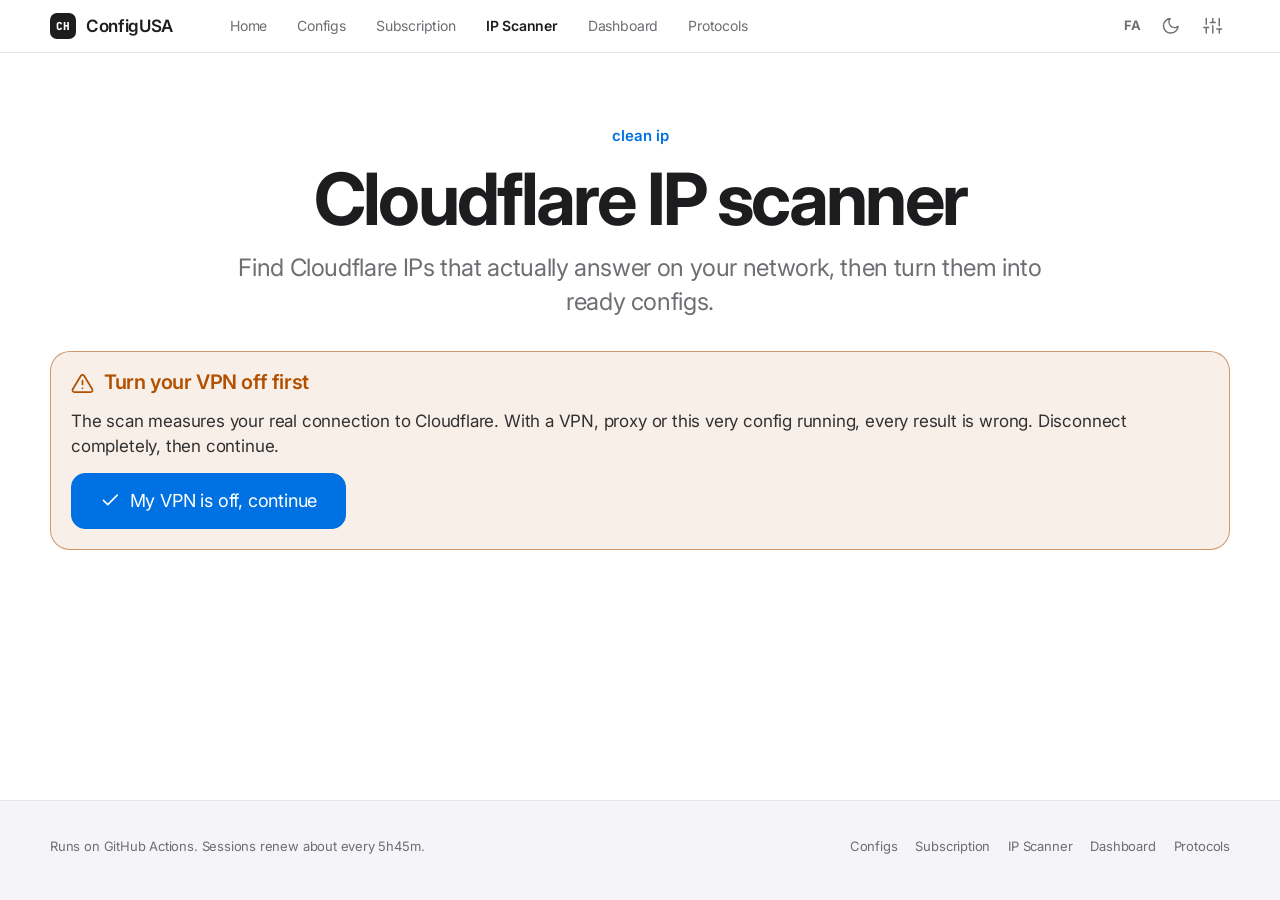
<file: scanner/index.html>
<!doctype html>
<html lang="en" data-root="../" data-theme="light">
<head>
<meta charset="utf-8">
<meta name="viewport" content="width=device-width, initial-scale=1, viewport-fit=cover">
<title>Cloudflare IP Scanner · ConfigUSA</title>
<meta name="description" content="Find Cloudflare IPs that work on your network and copy ready configs.">
<meta name="theme-color" content="#ffffff">
<link rel="icon" href="../assets/img/favicon.svg" type="image/svg+xml">
<link rel="preload" href="../assets/fonts/Inter.woff2" as="font" type="font/woff2" crossorigin>
<link rel="preload" href="../assets/fonts/SpaceGrotesk.woff2" as="font" type="font/woff2" crossorigin>
<link rel="stylesheet" href="../assets/css/app.css">
<script>(function(){try{var r=document.documentElement,t=localStorage.getItem("ch.theme")||"light",l=localStorage.getItem("ch.lang")||(/^fa/i.test(navigator.language||"")?"fa":"en");r.dataset.theme=t;r.lang=l;r.dir=l==="fa"?"rtl":"ltr"}catch(e){}})()</script>
<noscript><style>#loader{display:none}</style></noscript>
</head>
<body data-page="scanner">
<div id="loader" role="status" aria-live="polite" aria-label="Loading">
  <div class="ring-wrap"><i class="ripple"></i><i class="ripple"></i><i class="ripple"></i>
    <svg class="prog" viewBox="0 0 144 144" aria-hidden="true"><circle class="trk" cx="72" cy="72" r="64"/><circle class="bar" id="ldBar" cx="72" cy="72" r="64"/></svg>
    <div class="core">CH</div></div>
  <div class="pct" id="ldPct">0%</div><div class="step" id="ldStep">Starting</div>
</div>
<svg width="0" height="0" style="position:absolute" aria-hidden="true"><defs>
<symbol id="i-menu" viewBox="0 0 24 24"><path d="M4 7h16M4 12h16M4 17h16"/></symbol>
<symbol id="i-x" viewBox="0 0 24 24"><path d="M18 6 6 18M6 6l12 12"/></symbol>
<symbol id="i-sun" viewBox="0 0 24 24"><circle cx="12" cy="12" r="4"/><path d="M12 2v2M12 20v2M4.9 4.9l1.4 1.4M17.7 17.7l1.4 1.4M2 12h2M20 12h2M4.9 19.1l1.4-1.4M17.7 6.3l1.4-1.4"/></symbol>
<symbol id="i-moon" viewBox="0 0 24 24"><path d="M21 12.8A9 9 0 1 1 11.2 3a7 7 0 0 0 9.8 9.8z"/></symbol>
<symbol id="i-copy" viewBox="0 0 24 24"><rect x="9" y="9" width="12" height="12" rx="2"/><path d="M5 15H4a2 2 0 0 1-2-2V4a2 2 0 0 1 2-2h9a2 2 0 0 1 2 2v1"/></symbol>
<symbol id="i-qr" viewBox="0 0 24 24"><rect x="3" y="3" width="7" height="7" rx="1"/><rect x="14" y="3" width="7" height="7" rx="1"/><rect x="3" y="14" width="7" height="7" rx="1"/><path d="M14 14h3v3M21 14v.01M14 21h3M21 17v4"/></symbol>
<symbol id="i-info" viewBox="0 0 24 24"><circle cx="12" cy="12" r="10"/><path d="M12 16v-4M12 8h.01"/></symbol>
<symbol id="i-check" viewBox="0 0 24 24"><path d="M20 6 9 17l-5-5"/></symbol>
<symbol id="i-alert" viewBox="0 0 24 24"><path d="M10.3 3.9 1.8 18a2 2 0 0 0 1.7 3h17a2 2 0 0 0 1.7-3L13.7 3.9a2 2 0 0 0-3.4 0zM12 9v4M12 17h.01"/></symbol>
<symbol id="i-radar" viewBox="0 0 24 24"><circle cx="12" cy="12" r="10"/><circle cx="12" cy="12" r="6"/><circle cx="12" cy="12" r="2"/><path d="m12 12 7-7"/></symbol>
<symbol id="i-send" viewBox="0 0 24 24"><path d="M22 2 11 13M22 2l-7 20-4-9-9-4z"/></symbol>
<symbol id="i-play" viewBox="0 0 24 24"><path d="M6 4l14 8-14 8z"/></symbol>
<symbol id="i-stop" viewBox="0 0 24 24"><rect x="6" y="6" width="12" height="12" rx="1"/></symbol>
<symbol id="i-refresh" viewBox="0 0 24 24"><path d="M21 12a9 9 0 1 1-3-6.7L21 8M21 3v5h-5"/></symbol>
<symbol id="i-link" viewBox="0 0 24 24"><path d="M10 13a5 5 0 0 0 7.5.5l3-3a5 5 0 0 0-7-7l-1.7 1.7M14 11a5 5 0 0 0-7.5-.5l-3 3a5 5 0 0 0 7 7l1.7-1.7"/></symbol>
<symbol id="i-sliders" viewBox="0 0 24 24"><path d="M4 21v-7M4 10V3M12 21v-9M12 8V3M20 21v-5M20 12V3M1 14h6M9 8h6M17 16h6"/></symbol>
<symbol id="i-shield" viewBox="0 0 24 24"><path d="M12 22s8-4 8-10V5l-8-3-8 3v7c0 6 8 10 8 10z"/></symbol>
<symbol id="i-bolt" viewBox="0 0 24 24"><path d="M13 2 3 14h9l-1 8 10-12h-9z"/></symbol>
<symbol id="i-layers" viewBox="0 0 24 24"><path d="m12 2 10 5-10 5L2 7zM2 17l10 5 10-5M2 12l10 5 10-5"/></symbol>
</defs></svg>
<header class="hdr"><div class="wrap">
  <a class="brand" href="../" aria-label="ConfigUSA"><span class="mark">CH</span><span>ConfigUSA</span></a>
  <nav class="nav" aria-label="Main"><a href="../" data-nav="home" data-i18n="nav.home">Home</a><a href="../configs/" data-nav="configs" data-i18n="nav.configs">Configs</a><a href="../subscription/" data-nav="sub" data-i18n="nav.sub">Subscription</a><a href="../scanner/" data-nav="scanner" data-i18n="nav.scanner">IP Scanner</a><a href="../dashboard/" data-nav="dashboard" data-i18n="nav.dashboard">Dashboard</a><a href="../protocols/" data-nav="protocols" data-i18n="nav.protocols">Protocols</a></nav>
  <div class="tools">
    <button class="icon-btn lang-btn" id="langBtn" type="button" aria-label="Language">FA</button>
    <button class="icon-btn" id="themeBtn" type="button" data-i18n-aria="theme.toggle" aria-label="Toggle theme"><svg class="i"><use id="themeIcon" href="#i-sun"/></svg></button>
    <a class="icon-btn" href="../settings/" data-nav="settings" data-i18n-aria="nav.settings" aria-label="Settings"><svg class="i"><use href="#i-sliders"/></svg></a>
    <button class="icon-btn" id="menuBtn" type="button" data-i18n-aria="nav.menu" aria-label="Menu"><svg class="i"><use href="#i-menu"/></svg></button>
  </div>
</div></header>

<div class="sheet" id="menu" role="dialog" aria-modal="true" aria-label="Menu"><div class="panel">
  <button class="icon-btn close" type="button" data-close data-i18n-aria="nav.close" aria-label="Close"><svg class="i"><use href="#i-x"/></svg></button>
  <a href="../" data-nav="home"><span data-i18n="nav.home">Home</span></a><a href="../configs/" data-nav="configs"><span data-i18n="nav.configs">Configs</span></a><a href="../subscription/" data-nav="sub"><span data-i18n="nav.sub">Subscription</span></a><a href="../scanner/" data-nav="scanner"><span data-i18n="nav.scanner">IP Scanner</span></a><a href="../dashboard/" data-nav="dashboard"><span data-i18n="nav.dashboard">Dashboard</span></a><a href="../protocols/" data-nav="protocols"><span data-i18n="nav.protocols">Protocols</span></a><a href="../settings/" data-nav="settings"><span data-i18n="nav.settings">Settings</span></a>
</div></div>

<main id="main">
<div class="wrap"><div class="page-head">
  <span class="eyebrow">clean ip</span>
  <h1 data-i18n="scan.title">Cloudflare IP scanner</h1>
  <p class="lead" data-i18n="scan.lead">Find Cloudflare IPs that actually answer on your network, then turn them into ready configs.</p>
</div></div>
<div class="wrap" style="padding-bottom:20px">
  <div class="warn-box" id="gate">
    <h3><svg class="i"><use href="#i-alert"/></svg><span data-i18n="scan.warnTitle">Turn your VPN off first</span></h3>
    <p data-i18n="scan.warnBody">The scan measures your real connection to Cloudflare. With a VPN, proxy or this very config running, every result is wrong. Disconnect completely, then continue.</p>
    <div class="row"><button class="btn primary lg" id="gateOk" type="button"><svg class="i"><use href="#i-check"/></svg><span data-i18n="scan.confirm">My VPN is off, continue</span></button></div>
  </div>

  <div class="scan-grid" id="scanForm" hidden>
    <div class="card">
      <div class="row" style="justify-content:space-between"><h3 data-i18n="scan.ranges">IP ranges</h3>
        <div class="row"><button class="btn sm" id="selAll" type="button" data-i18n="scan.selAll">Select all</button><button class="btn sm" id="selNone" type="button" data-i18n="scan.selNone">Clear</button></div></div>
      <p class="hint" data-i18n="scan.rangesHint">Pick one or more.</p>
      <div class="ranges" id="rangeList"></div>
    </div>
    <div class="card">
      <div class="field"><label for="countRange" data-i18n="scan.count">How many IPs to scan</label>
        <div class="count-out ltr" id="countOut">100</div>
        <input class="range" id="countRange" type="range" min="10" max="1000" step="10" value="100">
        <input class="input mono" id="countNum" type="number" min="1" max="2000" value="100" inputmode="numeric">
        <span class="hint" data-i18n="scan.countHint">More IPs means a better pick and a longer wait.</span></div>
      <div class="field"><label for="cfgSel" data-i18n="scan.cfg">Config to rewrite</label>
        <select class="select" id="cfgSel"></select>
        <textarea class="input" id="cfgCustom" rows="3" data-i18n-ph="scan.customPh" placeholder="Paste a link" hidden></textarea>
        <span class="hint" data-i18n="scan.cfgHint">Each clean IP replaces the address in this config.</span></div>
      <div class="field"><label for="maxMs" data-i18n="scan.maxMs">Max latency</label>
        <select class="select" id="maxMs"><option value="500">500 ms</option><option value="800" selected>800 ms</option><option value="1200">1200 ms</option><option value="2500">2500 ms</option></select></div>
      <button class="btn primary lg" id="applyBtn" type="button"><svg class="i"><use href="#i-play"/></svg><span data-i18n="scan.apply">Apply</span></button>
      <span class="hint" id="scanErr" style="color:var(--bad)"></span>
      <p class="hint" data-i18n="scan.reDisclaim">Browsers cannot read TLS details, so this is a reachability and speed estimate. Always test the final IP in your client.</p>
    </div>
  </div>
</div>

<div class="modal" id="scanModal"><div class="dialog" role="dialog" aria-modal="true">
  <header><h3 data-i18n="scan.modal">Clean IPs</h3><button class="icon-btn sm" type="button" data-close aria-label="Close"><svg class="i"><use href="#i-x"/></svg></button></header>
  <div class="body">
    <div class="progress"><i id="scanBar"></i></div>
    <div class="row" style="justify-content:space-between"><span class="mono muted ltr" id="scanStat">0 / 0</span><span class="tag blue" id="scanMode"></span></div>
    <div class="hint" id="scanNote" hidden></div>
    <div class="res-list" id="resList"></div>
    <div class="empty" id="resEmpty" hidden><svg class="i" style="width:34px;height:34px"><use href="#i-radar"/></svg><span data-i18n="scan.noneFound">No clean IP found yet.</span></div>
  </div>
  <footer>
    <button class="btn" id="scanStop" type="button"><svg class="i"><use href="#i-stop"/></svg><span data-i18n="scan.stop">Stop</span></button>
    <div class="row"><button class="btn" id="copyIps" type="button"><span data-i18n="scan.copyIps">Copy IPs</span></button>
    <button class="btn primary" id="copyAllCfg" type="button"><svg class="i"><use href="#i-copy"/></svg><span data-i18n="scan.copyAll">Copy All</span></button></div>
  </footer>
</div></div>

</main>

<footer class="ftr"><div class="wrap">
  <span data-i18n="ftr.line">Runs on GitHub Actions. Sessions renew about every 5h45m.</span>
  <nav><a href="../configs/" data-i18n="nav.configs">Configs</a><a href="../subscription/" data-i18n="nav.sub">Subscription</a><a href="../scanner/" data-i18n="nav.scanner">IP Scanner</a><a href="../dashboard/" data-i18n="nav.dashboard">Dashboard</a><a href="../protocols/" data-i18n="nav.protocols">Protocols</a></nav>
</div></footer>

<div id="toast" role="status" aria-live="polite"><span><svg class="i"><use href="#i-check"/></svg><b></b></span></div>

<div class="modal" id="qrModal"><div class="dialog" role="dialog" aria-modal="true" style="width:min(420px,100%)">
  <header><h3 id="qrTitle">QR</h3><button class="icon-btn sm" type="button" data-close aria-label="Close"><svg class="i"><use href="#i-x"/></svg></button></header>
  <div class="body"><div class="qr-box" id="qrBox"></div></div>
  <footer><span class="hint" data-i18n="qr.title">QR code</span><button class="btn primary" id="qrCopy" type="button"><svg class="i"><use href="#i-copy"/></svg><span data-i18n="common.copy">Copy</span></button></footer>
</div></div>
<script src="../assets/js/qr.js" defer></script>
<script src="../assets/js/core.js" defer></script>
<script src="../assets/js/pages/scanner.js" defer></script>
</body>
</html>
</file>
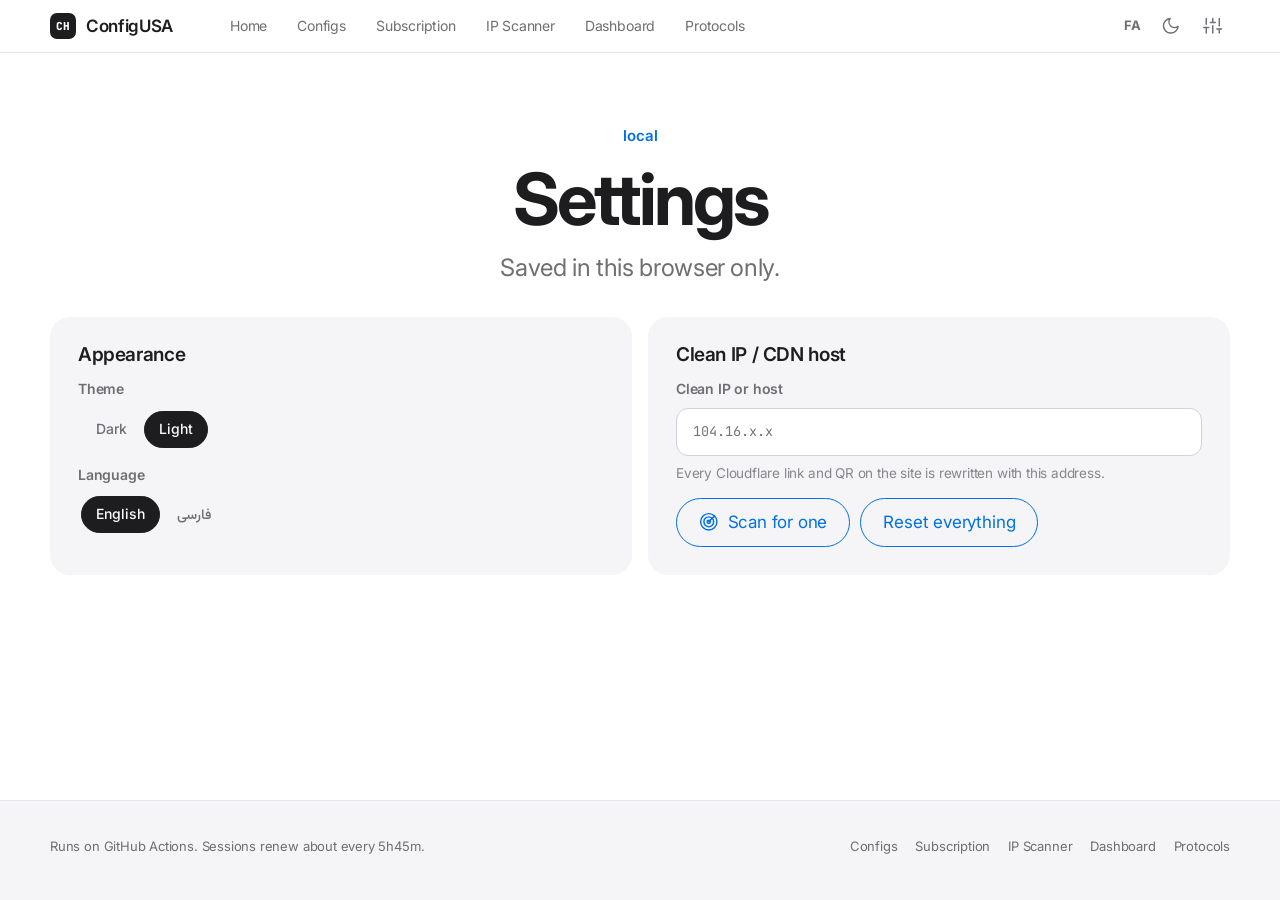
<file: settings/index.html>
<!doctype html>
<html lang="en" data-root="../" data-theme="light">
<head>
<meta charset="utf-8">
<meta name="viewport" content="width=device-width, initial-scale=1, viewport-fit=cover">
<title>Settings · ConfigUSA</title>
<meta name="description" content="Theme, language and clean IP.">
<meta name="theme-color" content="#ffffff">
<link rel="icon" href="../assets/img/favicon.svg" type="image/svg+xml">
<link rel="preload" href="../assets/fonts/Inter.woff2" as="font" type="font/woff2" crossorigin>
<link rel="preload" href="../assets/fonts/SpaceGrotesk.woff2" as="font" type="font/woff2" crossorigin>
<link rel="stylesheet" href="../assets/css/app.css">
<script>(function(){try{var r=document.documentElement,t=localStorage.getItem("ch.theme")||"light",l=localStorage.getItem("ch.lang")||(/^fa/i.test(navigator.language||"")?"fa":"en");r.dataset.theme=t;r.lang=l;r.dir=l==="fa"?"rtl":"ltr"}catch(e){}})()</script>
<noscript><style>#loader{display:none}</style></noscript>
</head>
<body data-page="settings">
<div id="loader" role="status" aria-live="polite" aria-label="Loading">
  <div class="ring-wrap"><i class="ripple"></i><i class="ripple"></i><i class="ripple"></i>
    <svg class="prog" viewBox="0 0 144 144" aria-hidden="true"><circle class="trk" cx="72" cy="72" r="64"/><circle class="bar" id="ldBar" cx="72" cy="72" r="64"/></svg>
    <div class="core">CH</div></div>
  <div class="pct" id="ldPct">0%</div><div class="step" id="ldStep">Starting</div>
</div>
<svg width="0" height="0" style="position:absolute" aria-hidden="true"><defs>
<symbol id="i-menu" viewBox="0 0 24 24"><path d="M4 7h16M4 12h16M4 17h16"/></symbol>
<symbol id="i-x" viewBox="0 0 24 24"><path d="M18 6 6 18M6 6l12 12"/></symbol>
<symbol id="i-sun" viewBox="0 0 24 24"><circle cx="12" cy="12" r="4"/><path d="M12 2v2M12 20v2M4.9 4.9l1.4 1.4M17.7 17.7l1.4 1.4M2 12h2M20 12h2M4.9 19.1l1.4-1.4M17.7 6.3l1.4-1.4"/></symbol>
<symbol id="i-moon" viewBox="0 0 24 24"><path d="M21 12.8A9 9 0 1 1 11.2 3a7 7 0 0 0 9.8 9.8z"/></symbol>
<symbol id="i-copy" viewBox="0 0 24 24"><rect x="9" y="9" width="12" height="12" rx="2"/><path d="M5 15H4a2 2 0 0 1-2-2V4a2 2 0 0 1 2-2h9a2 2 0 0 1 2 2v1"/></symbol>
<symbol id="i-qr" viewBox="0 0 24 24"><rect x="3" y="3" width="7" height="7" rx="1"/><rect x="14" y="3" width="7" height="7" rx="1"/><rect x="3" y="14" width="7" height="7" rx="1"/><path d="M14 14h3v3M21 14v.01M14 21h3M21 17v4"/></symbol>
<symbol id="i-info" viewBox="0 0 24 24"><circle cx="12" cy="12" r="10"/><path d="M12 16v-4M12 8h.01"/></symbol>
<symbol id="i-check" viewBox="0 0 24 24"><path d="M20 6 9 17l-5-5"/></symbol>
<symbol id="i-alert" viewBox="0 0 24 24"><path d="M10.3 3.9 1.8 18a2 2 0 0 0 1.7 3h17a2 2 0 0 0 1.7-3L13.7 3.9a2 2 0 0 0-3.4 0zM12 9v4M12 17h.01"/></symbol>
<symbol id="i-radar" viewBox="0 0 24 24"><circle cx="12" cy="12" r="10"/><circle cx="12" cy="12" r="6"/><circle cx="12" cy="12" r="2"/><path d="m12 12 7-7"/></symbol>
<symbol id="i-send" viewBox="0 0 24 24"><path d="M22 2 11 13M22 2l-7 20-4-9-9-4z"/></symbol>
<symbol id="i-play" viewBox="0 0 24 24"><path d="M6 4l14 8-14 8z"/></symbol>
<symbol id="i-stop" viewBox="0 0 24 24"><rect x="6" y="6" width="12" height="12" rx="1"/></symbol>
<symbol id="i-refresh" viewBox="0 0 24 24"><path d="M21 12a9 9 0 1 1-3-6.7L21 8M21 3v5h-5"/></symbol>
<symbol id="i-link" viewBox="0 0 24 24"><path d="M10 13a5 5 0 0 0 7.5.5l3-3a5 5 0 0 0-7-7l-1.7 1.7M14 11a5 5 0 0 0-7.5-.5l-3 3a5 5 0 0 0 7 7l1.7-1.7"/></symbol>
<symbol id="i-sliders" viewBox="0 0 24 24"><path d="M4 21v-7M4 10V3M12 21v-9M12 8V3M20 21v-5M20 12V3M1 14h6M9 8h6M17 16h6"/></symbol>
<symbol id="i-shield" viewBox="0 0 24 24"><path d="M12 22s8-4 8-10V5l-8-3-8 3v7c0 6 8 10 8 10z"/></symbol>
<symbol id="i-bolt" viewBox="0 0 24 24"><path d="M13 2 3 14h9l-1 8 10-12h-9z"/></symbol>
<symbol id="i-layers" viewBox="0 0 24 24"><path d="m12 2 10 5-10 5L2 7zM2 17l10 5 10-5M2 12l10 5 10-5"/></symbol>
</defs></svg>
<header class="hdr"><div class="wrap">
  <a class="brand" href="../" aria-label="ConfigUSA"><span class="mark">CH</span><span>ConfigUSA</span></a>
  <nav class="nav" aria-label="Main"><a href="../" data-nav="home" data-i18n="nav.home">Home</a><a href="../configs/" data-nav="configs" data-i18n="nav.configs">Configs</a><a href="../subscription/" data-nav="sub" data-i18n="nav.sub">Subscription</a><a href="../scanner/" data-nav="scanner" data-i18n="nav.scanner">IP Scanner</a><a href="../dashboard/" data-nav="dashboard" data-i18n="nav.dashboard">Dashboard</a><a href="../protocols/" data-nav="protocols" data-i18n="nav.protocols">Protocols</a></nav>
  <div class="tools">
    <button class="icon-btn lang-btn" id="langBtn" type="button" aria-label="Language">FA</button>
    <button class="icon-btn" id="themeBtn" type="button" data-i18n-aria="theme.toggle" aria-label="Toggle theme"><svg class="i"><use id="themeIcon" href="#i-sun"/></svg></button>
    <a class="icon-btn" href="../settings/" data-nav="settings" data-i18n-aria="nav.settings" aria-label="Settings"><svg class="i"><use href="#i-sliders"/></svg></a>
    <button class="icon-btn" id="menuBtn" type="button" data-i18n-aria="nav.menu" aria-label="Menu"><svg class="i"><use href="#i-menu"/></svg></button>
  </div>
</div></header>

<div class="sheet" id="menu" role="dialog" aria-modal="true" aria-label="Menu"><div class="panel">
  <button class="icon-btn close" type="button" data-close data-i18n-aria="nav.close" aria-label="Close"><svg class="i"><use href="#i-x"/></svg></button>
  <a href="../" data-nav="home"><span data-i18n="nav.home">Home</span></a><a href="../configs/" data-nav="configs"><span data-i18n="nav.configs">Configs</span></a><a href="../subscription/" data-nav="sub"><span data-i18n="nav.sub">Subscription</span></a><a href="../scanner/" data-nav="scanner"><span data-i18n="nav.scanner">IP Scanner</span></a><a href="../dashboard/" data-nav="dashboard"><span data-i18n="nav.dashboard">Dashboard</span></a><a href="../protocols/" data-nav="protocols"><span data-i18n="nav.protocols">Protocols</span></a><a href="../settings/" data-nav="settings"><span data-i18n="nav.settings">Settings</span></a>
</div></div>

<main id="main">
<div class="wrap"><div class="page-head">
  <span class="eyebrow">local</span>
  <h1 data-i18n="set.title">Settings</h1>
  <p class="lead" data-i18n="set.lead">Saved in this browser only.</p>
</div></div>
<div class="wrap" style="display:grid;gap:16px;padding-bottom:20px">
  <div class="grid g2">
    <div class="card"><h3 data-i18n="set.appearance">Appearance</h3>
      <div class="field"><span class="label" data-i18n="set.theme">Theme</span>
        <div class="seg"><button type="button" data-theme-set="dark" data-i18n="set.dark">Dark</button><button type="button" data-theme-set="light" data-i18n="set.light">Light</button></div></div>
      <div class="field"><span class="label" data-i18n="set.lang">Language</span>
        <div class="seg"><button type="button" data-lang="en">English</button><button type="button" data-lang="fa">فارسی</button></div></div>
    </div>
    <div class="card"><h3 data-i18n="set.cleanTitle">Clean IP / CDN host</h3>
      <div class="field"><label for="cleanIn" data-i18n="set.cleanLabel">Clean IP or host</label>
        <input class="input mono" id="cleanIn" type="text" placeholder="104.16.x.x" autocomplete="off" spellcheck="false" dir="ltr">
        <span class="hint" data-i18n="set.cleanHint">Every Cloudflare link and QR on the site is rewritten with this address.</span></div>
      <div class="row"><a class="btn" href="../scanner/"><svg class="i"><use href="#i-radar"/></svg><span data-i18n="set.cleanScan">Scan for one</span></a>
      <button class="btn" id="resetAll" type="button" data-i18n="set.reset">Reset everything</button></div>
    </div>
  </div>
</div>

</main>

<footer class="ftr"><div class="wrap">
  <span data-i18n="ftr.line">Runs on GitHub Actions. Sessions renew about every 5h45m.</span>
  <nav><a href="../configs/" data-i18n="nav.configs">Configs</a><a href="../subscription/" data-i18n="nav.sub">Subscription</a><a href="../scanner/" data-i18n="nav.scanner">IP Scanner</a><a href="../dashboard/" data-i18n="nav.dashboard">Dashboard</a><a href="../protocols/" data-i18n="nav.protocols">Protocols</a></nav>
</div></footer>

<div id="toast" role="status" aria-live="polite"><span><svg class="i"><use href="#i-check"/></svg><b></b></span></div>

<div class="modal" id="qrModal"><div class="dialog" role="dialog" aria-modal="true" style="width:min(420px,100%)">
  <header><h3 id="qrTitle">QR</h3><button class="icon-btn sm" type="button" data-close aria-label="Close"><svg class="i"><use href="#i-x"/></svg></button></header>
  <div class="body"><div class="qr-box" id="qrBox"></div></div>
  <footer><span class="hint" data-i18n="qr.title">QR code</span><button class="btn primary" id="qrCopy" type="button"><svg class="i"><use href="#i-copy"/></svg><span data-i18n="common.copy">Copy</span></button></footer>
</div></div>
<script src="../assets/js/qr.js" defer></script>
<script src="../assets/js/core.js" defer></script>
<script src="../assets/js/pages/settings.js" defer></script>
</body>
</html>
</file>
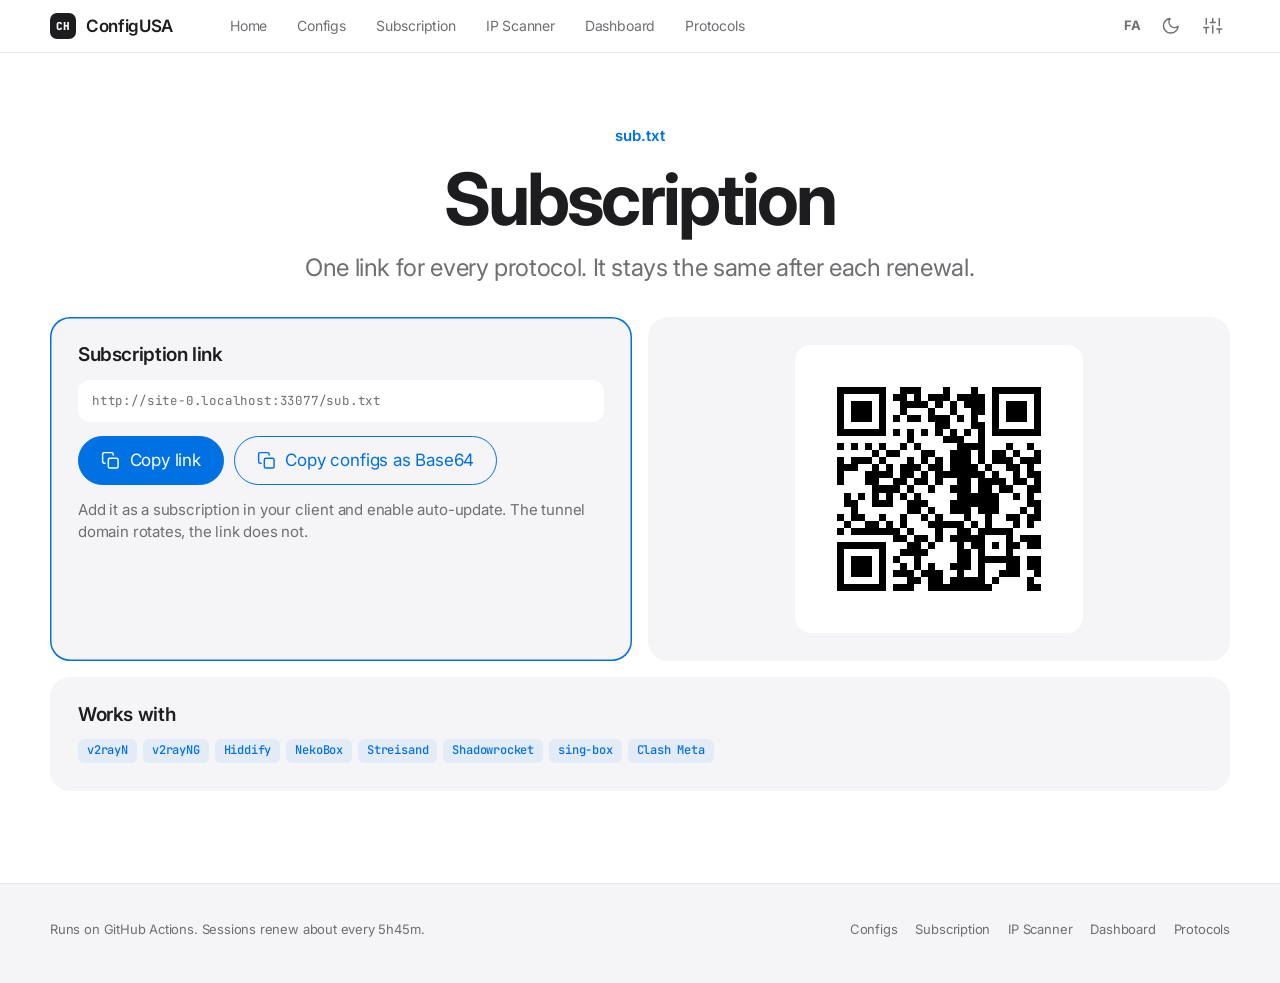
<file: subscription/index.html>
<!doctype html>
<html lang="en" data-root="../" data-theme="light">
<head>
<meta charset="utf-8">
<meta name="viewport" content="width=device-width, initial-scale=1, viewport-fit=cover">
<title>Subscription · ConfigUSA</title>
<meta name="description" content="One subscription link for all protocols.">
<meta name="theme-color" content="#ffffff">
<link rel="icon" href="../assets/img/favicon.svg" type="image/svg+xml">
<link rel="preload" href="../assets/fonts/Inter.woff2" as="font" type="font/woff2" crossorigin>
<link rel="preload" href="../assets/fonts/SpaceGrotesk.woff2" as="font" type="font/woff2" crossorigin>
<link rel="stylesheet" href="../assets/css/app.css">
<script>(function(){try{var r=document.documentElement,t=localStorage.getItem("ch.theme")||"light",l=localStorage.getItem("ch.lang")||(/^fa/i.test(navigator.language||"")?"fa":"en");r.dataset.theme=t;r.lang=l;r.dir=l==="fa"?"rtl":"ltr"}catch(e){}})()</script>
<noscript><style>#loader{display:none}</style></noscript>
</head>
<body data-page="subscription">
<div id="loader" role="status" aria-live="polite" aria-label="Loading">
  <div class="ring-wrap"><i class="ripple"></i><i class="ripple"></i><i class="ripple"></i>
    <svg class="prog" viewBox="0 0 144 144" aria-hidden="true"><circle class="trk" cx="72" cy="72" r="64"/><circle class="bar" id="ldBar" cx="72" cy="72" r="64"/></svg>
    <div class="core">CH</div></div>
  <div class="pct" id="ldPct">0%</div><div class="step" id="ldStep">Starting</div>
</div>
<svg width="0" height="0" style="position:absolute" aria-hidden="true"><defs>
<symbol id="i-menu" viewBox="0 0 24 24"><path d="M4 7h16M4 12h16M4 17h16"/></symbol>
<symbol id="i-x" viewBox="0 0 24 24"><path d="M18 6 6 18M6 6l12 12"/></symbol>
<symbol id="i-sun" viewBox="0 0 24 24"><circle cx="12" cy="12" r="4"/><path d="M12 2v2M12 20v2M4.9 4.9l1.4 1.4M17.7 17.7l1.4 1.4M2 12h2M20 12h2M4.9 19.1l1.4-1.4M17.7 6.3l1.4-1.4"/></symbol>
<symbol id="i-moon" viewBox="0 0 24 24"><path d="M21 12.8A9 9 0 1 1 11.2 3a7 7 0 0 0 9.8 9.8z"/></symbol>
<symbol id="i-copy" viewBox="0 0 24 24"><rect x="9" y="9" width="12" height="12" rx="2"/><path d="M5 15H4a2 2 0 0 1-2-2V4a2 2 0 0 1 2-2h9a2 2 0 0 1 2 2v1"/></symbol>
<symbol id="i-qr" viewBox="0 0 24 24"><rect x="3" y="3" width="7" height="7" rx="1"/><rect x="14" y="3" width="7" height="7" rx="1"/><rect x="3" y="14" width="7" height="7" rx="1"/><path d="M14 14h3v3M21 14v.01M14 21h3M21 17v4"/></symbol>
<symbol id="i-info" viewBox="0 0 24 24"><circle cx="12" cy="12" r="10"/><path d="M12 16v-4M12 8h.01"/></symbol>
<symbol id="i-check" viewBox="0 0 24 24"><path d="M20 6 9 17l-5-5"/></symbol>
<symbol id="i-alert" viewBox="0 0 24 24"><path d="M10.3 3.9 1.8 18a2 2 0 0 0 1.7 3h17a2 2 0 0 0 1.7-3L13.7 3.9a2 2 0 0 0-3.4 0zM12 9v4M12 17h.01"/></symbol>
<symbol id="i-radar" viewBox="0 0 24 24"><circle cx="12" cy="12" r="10"/><circle cx="12" cy="12" r="6"/><circle cx="12" cy="12" r="2"/><path d="m12 12 7-7"/></symbol>
<symbol id="i-send" viewBox="0 0 24 24"><path d="M22 2 11 13M22 2l-7 20-4-9-9-4z"/></symbol>
<symbol id="i-play" viewBox="0 0 24 24"><path d="M6 4l14 8-14 8z"/></symbol>
<symbol id="i-stop" viewBox="0 0 24 24"><rect x="6" y="6" width="12" height="12" rx="1"/></symbol>
<symbol id="i-refresh" viewBox="0 0 24 24"><path d="M21 12a9 9 0 1 1-3-6.7L21 8M21 3v5h-5"/></symbol>
<symbol id="i-link" viewBox="0 0 24 24"><path d="M10 13a5 5 0 0 0 7.5.5l3-3a5 5 0 0 0-7-7l-1.7 1.7M14 11a5 5 0 0 0-7.5-.5l-3 3a5 5 0 0 0 7 7l1.7-1.7"/></symbol>
<symbol id="i-sliders" viewBox="0 0 24 24"><path d="M4 21v-7M4 10V3M12 21v-9M12 8V3M20 21v-5M20 12V3M1 14h6M9 8h6M17 16h6"/></symbol>
<symbol id="i-shield" viewBox="0 0 24 24"><path d="M12 22s8-4 8-10V5l-8-3-8 3v7c0 6 8 10 8 10z"/></symbol>
<symbol id="i-bolt" viewBox="0 0 24 24"><path d="M13 2 3 14h9l-1 8 10-12h-9z"/></symbol>
<symbol id="i-layers" viewBox="0 0 24 24"><path d="m12 2 10 5-10 5L2 7zM2 17l10 5 10-5M2 12l10 5 10-5"/></symbol>
</defs></svg>
<header class="hdr"><div class="wrap">
  <a class="brand" href="../" aria-label="ConfigUSA"><span class="mark">CH</span><span>ConfigUSA</span></a>
  <nav class="nav" aria-label="Main"><a href="../" data-nav="home" data-i18n="nav.home">Home</a><a href="../configs/" data-nav="configs" data-i18n="nav.configs">Configs</a><a href="../subscription/" data-nav="sub" data-i18n="nav.sub">Subscription</a><a href="../scanner/" data-nav="scanner" data-i18n="nav.scanner">IP Scanner</a><a href="../dashboard/" data-nav="dashboard" data-i18n="nav.dashboard">Dashboard</a><a href="../protocols/" data-nav="protocols" data-i18n="nav.protocols">Protocols</a></nav>
  <div class="tools">
    <button class="icon-btn lang-btn" id="langBtn" type="button" aria-label="Language">FA</button>
    <button class="icon-btn" id="themeBtn" type="button" data-i18n-aria="theme.toggle" aria-label="Toggle theme"><svg class="i"><use id="themeIcon" href="#i-sun"/></svg></button>
    <a class="icon-btn" href="../settings/" data-nav="settings" data-i18n-aria="nav.settings" aria-label="Settings"><svg class="i"><use href="#i-sliders"/></svg></a>
    <button class="icon-btn" id="menuBtn" type="button" data-i18n-aria="nav.menu" aria-label="Menu"><svg class="i"><use href="#i-menu"/></svg></button>
  </div>
</div></header>

<div class="sheet" id="menu" role="dialog" aria-modal="true" aria-label="Menu"><div class="panel">
  <button class="icon-btn close" type="button" data-close data-i18n-aria="nav.close" aria-label="Close"><svg class="i"><use href="#i-x"/></svg></button>
  <a href="../" data-nav="home"><span data-i18n="nav.home">Home</span></a><a href="../configs/" data-nav="configs"><span data-i18n="nav.configs">Configs</span></a><a href="../subscription/" data-nav="sub"><span data-i18n="nav.sub">Subscription</span></a><a href="../scanner/" data-nav="scanner"><span data-i18n="nav.scanner">IP Scanner</span></a><a href="../dashboard/" data-nav="dashboard"><span data-i18n="nav.dashboard">Dashboard</span></a><a href="../protocols/" data-nav="protocols"><span data-i18n="nav.protocols">Protocols</span></a><a href="../settings/" data-nav="settings"><span data-i18n="nav.settings">Settings</span></a>
</div></div>

<main id="main">
<div class="wrap"><div class="page-head">
  <span class="eyebrow">sub.txt</span>
  <h1 data-i18n="sub.title">Subscription</h1>
  <p class="lead" data-i18n="sub.lead">One link for every protocol. It stays the same after each renewal.</p>
</div></div>
<div class="wrap" style="display:grid;gap:16px;padding-bottom:20px">
  <div class="grid g2">
    <div class="card accent">
      <h3 data-i18n="sub.link">Subscription link</h3>
      <div class="url-box" id="subUrl">-</div>
      <div class="row"><button class="btn primary" id="subCopy" type="button"><svg class="i"><use href="#i-copy"/></svg><span data-i18n="sub.copy">Copy link</span></button>
      <button class="btn" id="subCopyB64" type="button"><svg class="i"><use href="#i-copy"/></svg><span data-i18n="sub.copyB64">Copy Base64 link</span></button></div>
      <p data-i18n="sub.how">Add it as a subscription in your client and enable auto-update. The tunnel domain rotates, the link does not.</p>
    </div>
    <div class="card" style="justify-items:center"><div class="qr-box" id="subQr"></div></div>
  </div>
  <div class="card"><h3 data-i18n="sub.apps">Works with</h3>
    <div class="tags"><span class="tag blue">v2rayN</span><span class="tag blue">v2rayNG</span><span class="tag blue">Hiddify</span><span class="tag blue">NekoBox</span><span class="tag blue">Streisand</span><span class="tag blue">Shadowrocket</span><span class="tag blue">sing-box</span><span class="tag blue">Clash Meta</span></div>
  </div>
</div>

</main>

<footer class="ftr"><div class="wrap">
  <span data-i18n="ftr.line">Runs on GitHub Actions. Sessions renew about every 5h45m.</span>
  <nav><a href="../configs/" data-i18n="nav.configs">Configs</a><a href="../subscription/" data-i18n="nav.sub">Subscription</a><a href="../scanner/" data-i18n="nav.scanner">IP Scanner</a><a href="../dashboard/" data-i18n="nav.dashboard">Dashboard</a><a href="../protocols/" data-i18n="nav.protocols">Protocols</a></nav>
</div></footer>

<div id="toast" role="status" aria-live="polite"><span><svg class="i"><use href="#i-check"/></svg><b></b></span></div>

<div class="modal" id="qrModal"><div class="dialog" role="dialog" aria-modal="true" style="width:min(420px,100%)">
  <header><h3 id="qrTitle">QR</h3><button class="icon-btn sm" type="button" data-close aria-label="Close"><svg class="i"><use href="#i-x"/></svg></button></header>
  <div class="body"><div class="qr-box" id="qrBox"></div></div>
  <footer><span class="hint" data-i18n="qr.title">QR code</span><button class="btn primary" id="qrCopy" type="button"><svg class="i"><use href="#i-copy"/></svg><span data-i18n="common.copy">Copy</span></button></footer>
</div></div>
<script src="../assets/js/qr.js" defer></script>
<script src="../assets/js/core.js" defer></script>
<script src="../assets/js/pages/subscription.js" defer></script>
</body>
</html>
</file>
<file: assets/css/app.css>
/* Bundled fonts (self-hosted, SIL OFL): Space Grotesk, Inter, JetBrains Mono, Vazirmatn (Persian) */
@font-face{font-family:"Space Grotesk";src:url("../fonts/SpaceGrotesk.woff2") format("woff2");font-weight:300 700;font-display:swap}
@font-face{font-family:"Inter";src:url("../fonts/Inter.woff2") format("woff2");font-weight:100 900;font-display:swap}
@font-face{font-family:"JetBrains Mono";src:url("../fonts/JetBrainsMono.woff2") format("woff2");font-weight:100 800;font-display:swap}
@font-face{font-family:"Vazirmatn";src:url("../fonts/Vazirmatn.woff2") format("woff2");font-weight:100 900;font-display:swap;unicode-range:U+0600-06FF,U+0750-077F,U+FB50-FDFF,U+FE70-FEFF,U+200C-200F}

/* ConfigUSA hub: black / white / blue.
   Motion rule: only scaleIn, scaleOut, fadeIn, fadeOut, colorIn, colorOut (no X/Y movement). */

:root {
  --blue: #2b6bff;
  --blue-2: #5b8fff;
  --blue-soft: rgba(43, 107, 255, .14);
  --blue-line: rgba(43, 107, 255, .45);
  --ok: #3ddc97;
  --warn: #ffb020;
  --bad: #ff4d5e;
  --mono: "JetBrains Mono", ui-monospace, "SF Mono", Menlo, Consolas, monospace;
  --display: "Space Grotesk", "Inter", system-ui, sans-serif;
  --sans: "Inter", Vazirmatn, system-ui, -apple-system, "Segoe UI", Tahoma, sans-serif;
  --r: 14px;
  --dur: .24s;
  color-scheme: dark;
}
:root[data-theme="dark"] {
  --bg: #000000; --bg-2: #05070b; --card: #0a0d13; --card-2: #0f131b;
  --line: #1b2230; --line-2: #2a3448;
  --text: #ffffff; --muted: #8f9ab0; --faint: #5c677d;
  --inv: #ffffff; --inv-text: #000000;
  --shadow: 0 30px 80px rgba(0, 0, 0, .7);
  --glow: rgba(43, 107, 255, .18);
}
:root[data-theme="light"] {
  --bg: #ffffff; --bg-2: #f5f8fd; --card: #ffffff; --card-2: #f1f5fb;
  --line: #e1e8f3; --line-2: #c9d5e8;
  --text: #04060a; --muted: #566177; --faint: #8794ab;
  --blue: #1f5cff; --blue-2: #1647cc; --blue-soft: rgba(31, 92, 255, .09); --blue-line: rgba(31, 92, 255, .4);
  --ok: #0f9d63; --warn: #b36b00; --bad: #d62839;
  --inv: #04060a; --inv-text: #ffffff;
  --shadow: 0 30px 80px rgba(20, 40, 90, .18);
  --glow: rgba(31, 92, 255, .12);
  color-scheme: light;
}

/* ------------------------------------------------------------ keyframes */
@keyframes fadeIn   { from { opacity: 0 } to { opacity: 1 } }
@keyframes fadeOut  { from { opacity: 1 } to { opacity: 0 } }
@keyframes scaleIn  { from { opacity: 0; transform: scale(.92) } to { opacity: 1; transform: scale(1) } }
@keyframes scaleOut { from { opacity: 1; transform: scale(1) } to { opacity: 0; transform: scale(.92) } }
/* colorIn / colorOut read the element's own --c0/--b0/--o0 (rest) and --c1/--b1/--o1 (hover) */
@keyframes colorIn  { from { color: var(--c0); background-color: var(--b0); border-color: var(--o0) }
                      to   { color: var(--c1); background-color: var(--b1); border-color: var(--o1) } }
@keyframes colorOut { from { color: var(--c1); background-color: var(--b1); border-color: var(--o1) }
                      to   { color: var(--c0); background-color: var(--b0); border-color: var(--o0) } }
/* pulse = scaleIn / scaleOut alternating, used by the loader and live dots */
@keyframes pulse    { 0% { opacity: .15; transform: scale(.6) } 100% { opacity: .9; transform: scale(1) } }
@keyframes ripple   { 0% { opacity: .55; transform: scale(.55) } 100% { opacity: 0; transform: scale(1.35) } }

* { box-sizing: border-box; margin: 0; }
html { -webkit-text-size-adjust: 100%; scroll-behavior: smooth; }
body {
  font-family: var(--sans); background: var(--bg); color: var(--text);
  font-size: 16px; line-height: 1.55; min-height: 100vh; min-height: 100dvh;
  display: flex; flex-direction: column; overflow-x: hidden;
  -webkit-font-smoothing: antialiased; text-rendering: optimizeLegibility;
}
html[lang="fa"] body, html[lang="fa"] h1, html[lang="fa"] h2, html[lang="fa"] h3, html[lang="fa"] .brand { font-family: Vazirmatn, Tahoma, sans-serif; }
body.enter main, body.enter .hdr, body.enter .ftr { animation: fadeIn .38s ease both; }
body.leaving main, body.leaving .hdr, body.leaving .ftr { animation: fadeOut .2s ease both; pointer-events: none; }
a { color: inherit; text-decoration: none; }
button { font: inherit; color: inherit; cursor: pointer; background: none; border: 0; }
svg.i { width: 1.15em; height: 1.15em; fill: none; stroke: currentColor; stroke-width: 1.8; stroke-linecap: round; stroke-linejoin: round; flex: none; }
:focus-visible { outline: 2px solid var(--blue); outline-offset: 2px; border-radius: 6px; }
::selection { background: var(--blue); color: #fff; }
.ltr { direction: ltr; unicode-bidi: isolate; }
.mono { font-family: var(--mono); }
.muted { color: var(--muted); }
[hidden] { display: none !important; }
.wrap { width: min(1180px, 100% - 40px); margin-inline: auto; }

/* ------------------------------------------------------------ loader */
#loader {
  position: fixed; inset: 0; z-index: 1000; background: var(--bg);
  display: flex; align-items: center; justify-content: center; flex-direction: column; gap: 22px;
}
#loader.done { animation: fadeOut .42s ease forwards; pointer-events: none; }
#loader .ring-wrap { position: relative; width: 148px; height: 148px; display: grid; place-items: center; }
#loader .ripple { position: absolute; inset: 0; border: 1.5px solid var(--blue); border-radius: 50%; animation: ripple 2.2s ease-out infinite; opacity: 0; }
#loader .ripple:nth-child(2) { animation-delay: .7s; }
#loader .ripple:nth-child(3) { animation-delay: 1.4s; }
#loader svg.prog { position: absolute; inset: 0; width: 100%; height: 100%; }
#loader .trk { stroke: var(--line); fill: none; stroke-width: 3; }
#loader .bar { stroke: var(--blue); fill: none; stroke-width: 3; stroke-linecap: round; stroke-dasharray: 402; stroke-dashoffset: 402; transition: stroke-dashoffset .35s ease; transform: rotate(-90deg); transform-origin: 50% 50%; }
#loader .core { width: 62px; height: 62px; border-radius: 50%; background: var(--blue); display: grid; place-items: center; color: #fff; font-weight: 800; font-size: 20px; letter-spacing: -.02em; animation: pulse 1.1s ease-in-out infinite alternate; font-family: var(--mono); }
#loader .pct { font-family: var(--mono); font-size: 14px; color: var(--muted); letter-spacing: .06em; }
#loader .step { font-size: 14px; color: var(--faint); min-height: 1.4em; }
#loader b { color: var(--text); font-weight: 600; }

/* ------------------------------------------------------------ header */
.hdr { position: sticky; top: 0; z-index: 50; background: color-mix(in srgb, var(--bg) 82%, transparent); backdrop-filter: blur(14px); -webkit-backdrop-filter: blur(14px); border-bottom: 1px solid var(--line); }
.hdr .wrap { display: flex; align-items: center; gap: 20px; height: 64px; }
.brand { display: flex; align-items: center; gap: 10px; font-weight: 800; letter-spacing: -.02em; font-size: 18px; }
.brand .mark { width: 30px; height: 30px; border-radius: 9px; background: var(--blue); display: grid; place-items: center; color: #fff; font-family: var(--mono); font-size: 13px; font-weight: 800; }
.brand small { color: var(--muted); font-weight: 500; font-size: 13px; }
.nav { display: flex; gap: 2px; margin-inline-start: 16px; }
.nav a { --c0: var(--muted); --b0: transparent; --o0: transparent; --c1: var(--text); --b1: var(--blue-soft); --o1: transparent;
  color: var(--c0); background-color: var(--b0); border: 1px solid var(--o0); padding: 7px 13px; border-radius: 10px; font-size: 14.5px; font-weight: 500; }
.nav a.active { --c0: var(--text); --b0: var(--blue-soft); --o0: var(--blue-line); }
.tools { margin-inline-start: auto; display: flex; align-items: center; gap: 8px; }
.icon-btn { --c0: var(--muted); --b0: transparent; --o0: var(--line); --c1: var(--text); --b1: var(--blue-soft); --o1: var(--blue-line);
  color: var(--c0); background-color: var(--b0); border: 1px solid var(--o0); width: 38px; height: 38px; border-radius: 11px; display: inline-grid; place-items: center; }
.icon-btn.sm { width: 32px; height: 32px; border-radius: 9px; }
.lang-btn { width: auto; padding-inline: 11px; font-size: 13px; font-weight: 700; font-family: var(--mono); }
#menuBtn { display: none; }

/* mobile menu */
.sheet { position: fixed; inset: 0; z-index: 90; display: none; background: color-mix(in srgb, var(--bg) 92%, transparent); backdrop-filter: blur(18px); -webkit-backdrop-filter: blur(18px); align-items: center; justify-content: center; padding: 24px; }
.sheet.open { display: flex; animation: fadeIn .22s ease both; }
.sheet.open.closing { animation: fadeOut .2s ease both; }
.sheet .panel { width: min(420px, 100%); display: grid; gap: 8px; animation: scaleIn .26s ease both; }
.sheet.closing .panel { animation: scaleOut .2s ease both; }
.sheet a { --c0: var(--text); --b0: var(--card); --o0: var(--line); --c1: #fff; --b1: var(--blue); --o1: var(--blue);
  color: var(--c0); background-color: var(--b0); border: 1px solid var(--o0); padding: 15px 18px; border-radius: 14px; font-size: 18px; font-weight: 600; display: flex; align-items: center; gap: 12px; }
.sheet a.active { --o0: var(--blue-line); --b0: var(--blue-soft); }
.sheet .close { justify-self: end; }

/* ------------------------------------------------------------ type */
h1, h2, h3 { letter-spacing: -.03em; line-height: 1.08; }
h1 { font-size: clamp(40px, 7.4vw, 92px); font-weight: 800; }
h2 { font-size: clamp(28px, 4vw, 44px); font-weight: 800; }
h3 { font-size: 18px; font-weight: 700; letter-spacing: -.01em; }
html[lang="fa"] h1, html[lang="fa"] h2 { letter-spacing: 0; line-height: 1.25; }
.eyebrow { font-family: var(--mono); font-size: 13px; letter-spacing: .12em; text-transform: uppercase; color: var(--blue-2); display: inline-flex; align-items: center; gap: 10px; }
html[lang="fa"] .eyebrow { letter-spacing: 0; text-transform: none; }
.lead { font-size: clamp(17px, 2vw, 20px); color: var(--muted); max-width: 60ch; }
.blue { color: var(--blue); }
.page-head { padding: 56px 0 28px; display: grid; gap: 14px; }
.page-head h1 { font-size: clamp(34px, 5.4vw, 60px); }
section.sec { padding: 40px 0; }
.sec-head { display: flex; align-items: end; justify-content: space-between; gap: 16px; margin-bottom: 22px; flex-wrap: wrap; }
main { flex: 1; }

/* ------------------------------------------------------------ buttons */
.btn { --c0: var(--text); --b0: transparent; --o0: var(--line-2); --c1: var(--text); --b1: var(--blue-soft); --o1: var(--blue);
  color: var(--c0); background-color: var(--b0); border: 1px solid var(--o0);
  display: inline-flex; align-items: center; justify-content: center; gap: 9px; padding: 11px 20px; border-radius: 12px; font-weight: 600; font-size: 15px; white-space: nowrap; }
.btn.primary { --c0: #fff; --b0: var(--blue); --o0: var(--blue); --c1: #fff; --b1: var(--blue-2); --o1: var(--blue-2); }
.btn.invert { --c0: var(--inv-text); --b0: var(--inv); --o0: var(--inv); --c1: #fff; --b1: var(--blue); --o1: var(--blue); }
.btn.sm { padding: 7px 13px; font-size: 14px; border-radius: 10px; }
.btn.lg { padding: 15px 28px; font-size: 16.5px; border-radius: 14px; }
.btn[disabled] { opacity: .45; pointer-events: none; }
.row { display: flex; gap: 10px; flex-wrap: wrap; align-items: center; }

/* ------------------------------------------------------------ hero */
.hero { position: relative; padding: clamp(48px, 9vw, 120px) 0 60px; isolation: isolate; }
.hero::before { content: ""; position: absolute; inset: -20% -10% auto; height: 120%; z-index: -1; background: radial-gradient(60% 50% at 50% 30%, var(--glow), transparent 70%); animation: fadeIn 1.2s ease both; }
.hero .stack { display: grid; gap: 26px; max-width: 920px; }
.hero h1 em { font-style: normal; color: var(--blue); }
.hero .status-pill { justify-self: start; }
.pill { display: inline-flex; align-items: center; gap: 10px; padding: 7px 14px 7px 12px; border-radius: 999px; border: 1px solid var(--line-2); background: var(--card); font-size: 14px; font-weight: 500; }
.dot { position: relative; width: 9px; height: 9px; border-radius: 50%; background: var(--ok); flex: none; }
.dot::after { content: ""; position: absolute; inset: -4px; border-radius: 50%; border: 1.5px solid var(--ok); animation: ripple 1.8s ease-out infinite; }
.dot.off { background: var(--bad); } .dot.off::after { border-color: var(--bad); }
.dot.idle { background: var(--faint); } .dot.idle::after { display: none; }
.stats-strip { display: grid; grid-template-columns: repeat(4, 1fr); border: 1px solid var(--line); border-radius: var(--r); background: var(--card); margin-top: 40px; overflow: hidden; }
.stats-strip > div { padding: 22px 24px; border-inline-end: 1px solid var(--line); display: grid; gap: 4px; }
.stats-strip > div:last-child { border-inline-end: 0; }
.stats-strip b { font-size: 30px; letter-spacing: -.03em; font-weight: 800; font-family: var(--mono); }
.stats-strip span { color: var(--muted); font-size: 14px; }

/* ------------------------------------------------------------ cards / grids */
.grid { display: grid; gap: 16px; }
.g2 { grid-template-columns: repeat(2, 1fr); } .g3 { grid-template-columns: repeat(3, 1fr); } .g4 { grid-template-columns: repeat(4, 1fr); }
.card { background: var(--card); border: 1px solid var(--line); border-radius: var(--r); padding: 22px; display: grid; gap: 14px; align-content: start; }
.card.hv { --c0: var(--text); --b0: var(--card); --o0: var(--line); --c1: var(--text); --b1: var(--card-2); --o1: var(--blue-line); color: var(--c0); background-color: var(--b0); border-color: var(--o0); }
.card.flat { background: transparent; }
.card.accent { border-color: var(--blue-line); background: linear-gradient(180deg, var(--blue-soft), transparent 70%), var(--card); }
.card h3 { display: flex; align-items: center; gap: 10px; }
.card p { color: var(--muted); font-size: 15px; }
.card .num { font-family: var(--mono); font-size: 13px; color: var(--blue-2); }
.ico-box { width: 40px; height: 40px; border-radius: 12px; background: var(--blue-soft); color: var(--blue-2); display: grid; place-items: center; border: 1px solid var(--blue-line); }
.tags { display: flex; gap: 6px; flex-wrap: wrap; }
.tag { font-family: var(--mono); font-size: 12px; padding: 3px 9px; border-radius: 999px; border: 1px solid var(--line-2); color: var(--muted); font-weight: 600; white-space: nowrap; }
.tag.blue { color: var(--blue-2); border-color: var(--blue-line); background: var(--blue-soft); }
.tag.green { color: var(--ok); border-color: color-mix(in srgb, var(--ok) 40%, transparent); background: color-mix(in srgb, var(--ok) 10%, transparent); }
.tag.red { color: var(--bad); border-color: color-mix(in srgb, var(--bad) 40%, transparent); background: color-mix(in srgb, var(--bad) 10%, transparent); }
.tag.amber { color: var(--warn); border-color: color-mix(in srgb, var(--warn) 40%, transparent); background: color-mix(in srgb, var(--warn) 10%, transparent); }

/* protocol rows (home + configs) */
.proto { display: grid; gap: 12px; }
.proto .top { display: flex; justify-content: space-between; gap: 12px; align-items: start; }
.proto .nm { font-size: 17px; font-weight: 700; letter-spacing: -.01em; }
.proto .sub { color: var(--muted); font-size: 13.5px; font-family: var(--mono); }
.proto .link-box { font-family: var(--mono); font-size: 12px; color: var(--muted); background: var(--bg-2); border: 1px solid var(--line); border-radius: 10px; padding: 9px 11px; max-height: 58px; overflow: hidden; word-break: break-all; direction: ltr; text-align: start; position: relative; }
.proto.off { opacity: .55; }
.seg { display: inline-flex; border: 1px solid var(--line-2); border-radius: 12px; padding: 3px; gap: 2px; background: var(--card); flex-wrap: wrap; }
.seg button { --c0: var(--muted); --b0: transparent; --o0: transparent; --c1: var(--text); --b1: var(--blue-soft); --o1: transparent;
  color: var(--c0); background-color: var(--b0); border: 1px solid var(--o0); padding: 7px 14px; border-radius: 9px; font-weight: 600; font-size: 14px; }
.seg button.on { --c0: #fff; --b0: var(--blue); --o0: var(--blue); --c1: #fff; --b1: var(--blue-2); --o1: var(--blue-2); }

/* steps */
.steps { counter-reset: s; display: grid; grid-template-columns: repeat(3, 1fr); gap: 16px; }
.steps .card::before { counter-increment: s; content: counter(s); width: 34px; height: 34px; border-radius: 50%; background: var(--blue); color: #fff; display: grid; place-items: center; font-weight: 800; font-family: var(--mono); }

/* ------------------------------------------------------------ dashboard */
.dash-top { display: grid; grid-template-columns: 1.15fr 1fr; gap: 16px; }
.big-ring { display: grid; grid-template-columns: 150px 1fr; gap: 22px; align-items: center; }
.big-ring svg { width: 150px; height: 150px; }
.trk { fill: none; stroke: var(--line); } .bar { fill: none; stroke: var(--blue); stroke-linecap: round; transform: rotate(-90deg); transform-origin: 50% 50%; transition: stroke-dashoffset .8s ease, stroke .3s ease; }
.ring-txt { position: relative; }
.ring-center { position: absolute; width: 150px; height: 150px; display: grid; place-items: center; font-family: var(--mono); font-weight: 700; font-size: 20px; pointer-events: none; }
.kv { display: grid; gap: 0; }
.kv > div { display: flex; justify-content: space-between; gap: 14px; padding: 10px 0; border-bottom: 1px dashed var(--line); font-size: 14.5px; }
.kv > div:last-child { border-bottom: 0; }
.kv span:first-child { color: var(--muted); }
.kv span:last-child { font-family: var(--mono); font-size: 13.5px; text-align: end; word-break: break-all; }
.gauge { display: grid; grid-template-columns: 64px 1fr; gap: 14px; align-items: center; }
.gauge .g { position: relative; width: 64px; height: 64px; }
.gauge .g svg { width: 64px; height: 64px; }
.gauge .g b { position: absolute; inset: 0; display: grid; place-items: center; font-family: var(--mono); font-size: 13px; }
.gauge .l { font-weight: 700; } .gauge .s { color: var(--muted); font-size: 13px; font-family: var(--mono); }
#chart { width: 100%; height: 170px; display: block; }
#chart .gl { stroke: var(--line); stroke-width: 1; stroke-dasharray: 3 5; }
.legend { display: flex; gap: 18px; font-size: 13.5px; color: var(--muted); font-family: var(--mono); flex-wrap: wrap; }
.legend i { display: inline-block; width: 10px; height: 10px; border-radius: 3px; margin-inline-end: 7px; }
.svc { display: flex; justify-content: space-between; align-items: center; padding: 9px 0; border-bottom: 1px dashed var(--line); font-size: 15px; }
.svc:last-child { border-bottom: 0; }

.tbl-wrap { overflow-x: auto; border: 1px solid var(--line); border-radius: var(--r); background: var(--card); }
table.tbl { width: 100%; border-collapse: collapse; min-width: 640px; }
.tbl th { text-align: start; font-size: 12.5px; letter-spacing: .08em; text-transform: uppercase; color: var(--muted); font-weight: 600; padding: 13px 16px; border-bottom: 1px solid var(--line); background: var(--bg-2); font-family: var(--mono); }
html[lang="fa"] .tbl th { letter-spacing: 0; text-transform: none; }
.tbl td { padding: 14px 16px; border-bottom: 1px solid var(--line); font-size: 14.5px; vertical-align: middle; }
.tbl tr:last-child td { border-bottom: 0; }
.tbl .nm b { display: block; font-weight: 700; }
.tbl .nm small { color: var(--muted); font-family: var(--mono); font-size: 12px; }
.up { color: var(--blue-2); } .down { color: var(--text); }

/* ------------------------------------------------------------ forms */
.field { display: grid; gap: 8px; }
.field label, .label { font-size: 14px; font-weight: 600; color: var(--muted); }
.input, .select { width: 100%; background: var(--bg-2); border: 1px solid var(--line-2); color: var(--text); border-radius: 12px; padding: 12px 14px; font: inherit; font-size: 15px; outline: 0; --c0: var(--text); --b0: var(--bg-2); --o0: var(--line-2); --c1: var(--text); --b1: var(--card-2); --o1: var(--blue-line); }
.input:focus, .select:focus { border-color: var(--blue); box-shadow: 0 0 0 3px var(--blue-soft); }
.input.mono, textarea.input { font-family: var(--mono); font-size: 13.5px; direction: ltr; text-align: start; }
textarea.input { resize: vertical; min-height: 84px; }
.range { width: 100%; accent-color: var(--blue); height: 28px; }
.hint { font-size: 13.5px; color: var(--faint); }
.ranges { display: grid; grid-template-columns: repeat(auto-fill, minmax(190px, 1fr)); gap: 8px; }
.chk { --c0: var(--muted); --b0: var(--bg-2); --o0: var(--line-2); --c1: var(--text); --b1: var(--card-2); --o1: var(--blue-line);
  display: flex; align-items: center; gap: 10px; padding: 11px 13px; border-radius: 12px; cursor: pointer; font-family: var(--mono); font-size: 13.5px; user-select: none;
  color: var(--c0); background-color: var(--b0); border: 1px solid var(--o0); }
.chk input { appearance: none; width: 18px; height: 18px; border: 1.5px solid var(--line-2); border-radius: 6px; display: grid; place-items: center; flex: none; background: transparent; }
.chk input:checked { background: var(--blue); border-color: var(--blue); }
.chk input:checked::after { content: ""; width: 9px; height: 5px; border: 2px solid #fff; border-top: 0; border-inline-end: 0; transform: rotate(-45deg); margin-top: -2px; }
.chk:has(input:checked) { --c0: var(--text); --o0: var(--blue-line); --b0: var(--blue-soft); }
.chk small { margin-inline-start: auto; color: var(--faint); }
.warn-box { border: 1px solid color-mix(in srgb, var(--warn) 55%, transparent); background: color-mix(in srgb, var(--warn) 9%, transparent); border-radius: var(--r); padding: 20px; display: grid; gap: 14px; }
.warn-box h3 { color: var(--warn); display: flex; gap: 10px; align-items: center; font-size: 20px; }
.warn-box p { color: var(--text); opacity: .9; }
.err-box { border: 1px solid color-mix(in srgb, var(--bad) 50%, transparent); background: color-mix(in srgb, var(--bad) 8%, transparent); border-radius: var(--r); padding: 18px 20px; display: flex; gap: 12px; align-items: center; flex-wrap: wrap; }
.empty { text-align: center; padding: 48px 20px; color: var(--muted); display: grid; gap: 12px; justify-items: center; border: 1px dashed var(--line-2); border-radius: var(--r); }
.progress { height: 8px; background: var(--line); border-radius: 99px; overflow: hidden; }
.progress i { display: block; height: 100%; width: 0; background: var(--blue); border-radius: 99px; transition: width .2s ease; }

/* scanner */
.scan-grid { display: grid; grid-template-columns: 1.4fr 1fr; gap: 16px; align-items: start; }
.count-out { font-family: var(--mono); font-size: 40px; font-weight: 800; letter-spacing: -.03em; }
.gate-ok { display: inline-flex; gap: 10px; align-items: center; }

/* ------------------------------------------------------------ modal */
.modal { position: fixed; inset: 0; z-index: 200; display: none; align-items: center; justify-content: center; padding: 20px; background: rgba(0, 0, 0, .66); backdrop-filter: blur(8px); -webkit-backdrop-filter: blur(8px); }
:root[data-theme="light"] .modal { background: rgba(10, 20, 45, .45); }
.modal.open { display: flex; animation: fadeIn .2s ease both; }
.modal.open.closing { animation: fadeOut .18s ease both; }
.dialog { width: min(680px, 100%); max-height: min(86vh, 860px); display: flex; flex-direction: column; background: var(--card); border: 1px solid var(--line-2); border-radius: 20px; box-shadow: var(--shadow); animation: scaleIn .26s cubic-bezier(.2, .8, .2, 1) both; overflow: hidden; }
.modal.closing .dialog { animation: scaleOut .18s ease both; }
.dialog > header { display: flex; align-items: center; justify-content: space-between; gap: 12px; padding: 18px 20px; border-bottom: 1px solid var(--line); }
.dialog > header h3 { font-size: 19px; }
.dialog .body { padding: 18px 20px; overflow: auto; display: grid; gap: 14px; align-content: start; }
.dialog > footer { padding: 14px 20px; border-top: 1px solid var(--line); display: flex; gap: 10px; justify-content: space-between; align-items: center; flex-wrap: wrap; background: var(--bg-2); }
.res-list { display: grid; gap: 8px; }
.res { display: grid; grid-template-columns: auto 1fr auto; gap: 12px; align-items: center; padding: 10px 12px; border: 1px solid var(--line); border-radius: 12px; background: var(--bg-2); animation: fadeIn .25s ease both; }
.res .ip { font-family: var(--mono); font-size: 14px; font-weight: 700; }
.res .cfg { font-family: var(--mono); font-size: 11.5px; color: var(--faint); white-space: nowrap; overflow: hidden; text-overflow: ellipsis; max-width: 100%; direction: ltr; text-align: start; }
.res .ms { font-family: var(--mono); font-size: 12px; }
.res .mid { min-width: 0; display: grid; gap: 2px; }
.qr-box { background: #fff; padding: 14px; border-radius: 16px; justify-self: center; line-height: 0; }
.qr-box svg { width: min(260px, 70vw); height: auto; }
.url-box { font-family: var(--mono); font-size: 12.5px; color: var(--muted); background: var(--bg-2); border: 1px solid var(--line); border-radius: 12px; padding: 12px 14px; word-break: break-all; direction: ltr; text-align: start; user-select: all; }

/* toast */
#toast { position: fixed; inset-inline: 0; bottom: 24px; z-index: 300; display: none; justify-content: center; pointer-events: none; }
#toast.open { display: flex; }
#toast span { background: var(--inv); color: var(--inv-text); padding: 11px 20px; border-radius: 999px; font-weight: 600; font-size: 14.5px; display: inline-flex; gap: 9px; align-items: center; animation: scaleIn .22s ease both; box-shadow: var(--shadow); }
#toast.closing span { animation: scaleOut .2s ease both; }

/* footer */
.ftr { border-top: 1px solid var(--line); padding: 32px 0 40px; margin-top: 40px; color: var(--muted); font-size: 14.5px; }
.ftr .wrap { display: flex; justify-content: space-between; gap: 20px; flex-wrap: wrap; align-items: center; }
.ftr a { --c0: var(--muted); --b0: transparent; --o0: transparent; --c1: var(--text); --b1: transparent; --o1: transparent; color: var(--c0); }
.ftr nav { display: flex; gap: 18px; flex-wrap: wrap; }

/* colorIn / colorOut triggers (added by core.js) */
.ci { animation: colorIn var(--dur) ease forwards; }
.co { animation: colorOut var(--dur) ease forwards; }

/* ------------------------------------------------------------ responsive */
@media (max-width: 960px) {
  .nav { display: none; }
  #menuBtn { display: inline-grid; }
  .g4 { grid-template-columns: repeat(2, 1fr); } .g3 { grid-template-columns: repeat(2, 1fr); }
  .steps, .dash-top, .scan-grid { grid-template-columns: 1fr; }
  .stats-strip { grid-template-columns: repeat(2, 1fr); }
  .stats-strip > div:nth-child(2) { border-inline-end: 0; }
  .stats-strip > div:nth-child(-n+2) { border-bottom: 1px solid var(--line); }
}
@media (max-width: 620px) {
  .wrap { width: calc(100% - 28px); }
  .g2, .g3, .g4 { grid-template-columns: 1fr; }
  .brand small { display: none; }
  .big-ring { grid-template-columns: 1fr; justify-items: center; text-align: center; }
  .page-head { padding: 36px 0 20px; }
  .hero { padding-top: 36px; }
  .btn.lg { width: 100%; }
  .stats-strip b { font-size: 24px; } .stats-strip > div { padding: 16px; }
  .modal { padding: 0; align-items: flex-end; }
  .dialog { width: 100%; max-height: 92dvh; border-radius: 20px 20px 0 0; }
  .res { grid-template-columns: 1fr auto; } .res .tag { display: none; }
  .tools .lang-btn { padding-inline: 9px; }
}
@media (prefers-reduced-motion: reduce) {
  *, *::before, *::after { animation-duration: .01ms !important; animation-iteration-count: 1 !important; transition-duration: .01ms !important; }
}


/* ============================================================ v5 design: Apple-style
   Flat, no gradients. Big centered type, lots of air, translucent bar, light by default.
   English: Inter (SF-like) + JetBrains Mono. Persian: Vazirmatn. */
:root {
  --blue: #0071e3; --blue-2: #0077ed; --blue-soft: rgba(0,113,227,.08); --blue-line: rgba(0,113,227,.35);
  --display: "Inter", "Vazirmatn", system-ui, -apple-system, sans-serif;
  --r: 20px; --r-sm: 12px;
}
:root[data-theme="light"] {
  --bg: #ffffff; --bg-2: #f5f5f7; --card: #f5f5f7; --card-2: #ececf0;
  --line: #e5e5ea; --line-2: #d2d2d7; --text: #1d1d1f; --muted: #6e6e73; --faint: #86868b;
  --blue: #0071e3; --blue-2: #0066cc; --blue-soft: rgba(0,113,227,.08); --blue-line: rgba(0,113,227,.35);
  --ok: #248a3d; --warn: #b25000; --bad: #d70015; --inv: #1d1d1f; --inv-text: #fff;
  --shadow: 0 20px 60px rgba(0,0,0,.18); --glow: transparent;
}
:root[data-theme="dark"] {
  --bg: #000000; --bg-2: #0a0a0a; --card: #1d1d1f; --card-2: #2a2a2d;
  --line: #2a2a2d; --line-2: #3a3a3d; --text: #f5f5f7; --muted: #a1a1a6; --faint: #6e6e73;
  --blue: #2997ff; --blue-2: #409cff; --blue-soft: rgba(41,151,255,.12); --blue-line: rgba(41,151,255,.4);
  --ok: #30d158; --warn: #ff9f0a; --bad: #ff453a; --inv: #f5f5f7; --inv-text: #000; --glow: transparent;
}
body { background: var(--bg); background-image: none; font-size: 17px; line-height: 1.47; letter-spacing: -.011em; }
h1, h2, h3, .brand, .count-out, .stats-strip b, .proto .nm, .btn, .nav a { font-family: var(--display); }
h1 { font-weight: 700; letter-spacing: -.045em; line-height: 1.04; font-size: clamp(44px, 8.5vw, 96px); }
h2 { font-weight: 700; letter-spacing: -.035em; line-height: 1.08; font-size: clamp(30px, 4.6vw, 52px); }
h3 { font-weight: 600; letter-spacing: -.02em; }
h1 em { font-style: normal; background: none; -webkit-background-clip: initial; background-clip: initial; color: var(--muted); }
.hero h1 em { color: var(--muted); }
.lead { color: var(--muted); font-size: clamp(19px, 2.2vw, 24px); line-height: 1.4; letter-spacing: -.015em; max-width: 34em; }
.eyebrow { color: var(--blue); font-family: var(--display); font-size: 15px; letter-spacing: 0; text-transform: none; font-weight: 600; }
.eyebrow::before { display: none; }
html[lang="fa"] body, html[lang="fa"] h1, html[lang="fa"] h2, html[lang="fa"] h3, html[lang="fa"] .brand,
html[lang="fa"] .btn, html[lang="fa"] .nav a, html[lang="fa"] .stats-strip b, html[lang="fa"] .proto .nm,
html[lang="fa"] .pill, html[lang="fa"] .tag, html[lang="fa"] .eyebrow, html[lang="fa"] .input, html[lang="fa"] .select,
html[lang="fa"] .tbl th, html[lang="fa"] .hint, html[lang="fa"] .sheet a { font-family: "Vazirmatn", Tahoma, sans-serif; letter-spacing: 0; }
html[lang="fa"] h1 { font-weight: 800; line-height: 1.3; font-size: clamp(36px, 6.6vw, 80px); }
html[lang="fa"] h2 { font-weight: 800; line-height: 1.35; }
html[lang="fa"] .lead, html[lang="fa"] .card p { line-height: 1.9; }
.ltr, .mono, code { font-family: var(--mono); }

/* top bar: full-width translucent, 52px */
.hdr { top: 0; position: sticky; pointer-events: auto; background: color-mix(in srgb, var(--bg) 72%, transparent);
  backdrop-filter: saturate(180%) blur(20px); -webkit-backdrop-filter: saturate(180%) blur(20px); border: 0; border-bottom: 1px solid var(--line); }
.hdr .wrap { height: 52px; padding: 0; border: 0; border-radius: 0; background: none; box-shadow: none; backdrop-filter: none; -webkit-backdrop-filter: none; }
.brand { font-size: 17px; font-weight: 600; letter-spacing: -.02em; }
.brand .mark { width: 26px; height: 26px; border-radius: 7px; background: var(--text); color: var(--bg); box-shadow: none; font-size: 11px; }
.nav { margin-inline-start: 24px; gap: 4px; }
.nav a { --c0: var(--muted); --b0: transparent; --o0: transparent; --c1: var(--text); --b1: transparent; --o1: transparent;
  padding: 6px 12px; border-radius: 8px; font-size: 14px; font-weight: 400; }
.nav a.active { --c0: var(--text); --b0: transparent; --o0: transparent; font-weight: 600; }
.icon-btn { border-radius: 50%; --o0: transparent; --o1: transparent; --b1: var(--card); width: 34px; height: 34px; }
.lang-btn { border-radius: 999px; font-family: var(--display); }

/* hero: centered */
.hero { padding: clamp(72px, 12vw, 160px) 0 48px; text-align: center; overflow: hidden; overflow: clip; }
.hero::before, .hero::after { display: none; }
.hero .stack { margin-inline: auto; justify-items: center; max-width: 960px; gap: 22px; }
.hero .stack > .pill { justify-self: center; }
.hero .lead { margin-inline: auto; }
.hero .row { justify-content: center; }
.pill { background: var(--card); border: 0; border-radius: 999px; font-size: 14px; backdrop-filter: none; }
.page-head { padding: 72px 0 32px; text-align: center; justify-items: center; }
.page-head h1 { font-size: clamp(40px, 6.5vw, 72px); }
.page-head .lead { margin-inline: auto; }
.sec-head { align-items: end; }

/* buttons */
.btn { border-radius: 980px; padding: 11px 22px; font-size: 17px; font-weight: 400; letter-spacing: -.011em;
  --c0: var(--blue); --b0: transparent; --o0: var(--blue); --c1: #fff; --b1: var(--blue); --o1: var(--blue); }
.btn.primary { --c0: #fff; --b0: var(--blue); --o0: var(--blue); --c1: #fff; --b1: var(--blue-2); --o1: var(--blue-2); background-image: none; box-shadow: none; }
.btn.invert { --c0: var(--inv-text); --b0: var(--inv); --o0: var(--inv); --c1: var(--inv-text); --b1: var(--inv); --o1: var(--inv); }
.btn.lg { padding: 14px 28px; font-size: 18px; }
.btn.sm { padding: 6px 15px; font-size: 14px; }

/* cards: flat gray tiles */
.card { border: 0; border-radius: var(--r); padding: 28px; background: var(--card); box-shadow: none; overflow: visible; }
.card::before { display: none; }
.card.accent { background: var(--card); box-shadow: inset 0 0 0 1.5px var(--blue); }
.card.flat { background: transparent; box-shadow: inset 0 0 0 1px var(--line); }
.card.hv { --b1: var(--card-2); --o1: transparent; --o0: transparent; }
.ico-box { width: 44px; height: 44px; border-radius: 12px; background: var(--bg); color: var(--blue); border: 0; }
.stats-strip { border: 0; border-radius: var(--r); background: var(--card); margin-top: 56px; }
.stats-strip > div { border-inline-end: 1px solid var(--line-2); }
.stats-strip b { background: none; -webkit-background-clip: initial; background-clip: initial; color: var(--text); font-family: var(--display); font-weight: 600; letter-spacing: -.03em; }
html[lang="fa"] .stats-strip b { font-family: var(--mono); }
.tag { border-radius: 6px; border: 0; background: var(--bg); color: var(--muted); font-weight: 500; }
.tag.blue { color: var(--blue); background: var(--blue-soft); border: 0; }
.tag.green { border: 0; } .tag.red { border: 0; } .tag.amber { border: 0; }
.proto .link-box, .url-box { background: var(--bg); border: 0; border-radius: var(--r-sm); }
.seg { border: 0; background: var(--card); border-radius: 980px; }
.seg button { border-radius: 980px; font-weight: 500; }
.seg button.on { --c0: var(--bg); --b0: var(--text); --o0: var(--text); --c1: var(--bg); --b1: var(--text); --o1: var(--text); }
.input, .select { border-radius: var(--r-sm); background: var(--bg); border: 1px solid var(--line-2); padding: 13px 16px; }
.input:focus, .select:focus { border-color: var(--blue); box-shadow: 0 0 0 4px var(--blue-soft); }
.chk { border-radius: var(--r-sm); border: 0; --o0: transparent; --b0: var(--card); --b1: var(--card-2); }
.chk:has(input:checked) { --b0: var(--blue-soft); --o0: var(--blue); }
.tbl-wrap { border: 0; background: var(--card); border-radius: var(--r); }
.tbl th { background: transparent; font-family: var(--display); text-transform: none; letter-spacing: 0; font-size: 13px; }
.dialog { border-radius: 24px; border: 0; background: var(--bg); }
.dialog > footer, .dialog > header { background: transparent; }
.progress { background: var(--card-2); } .progress i { background: var(--blue); }
.warn-box, .err-box, .empty { border-radius: var(--r); }
#loader .core { background: var(--text); color: var(--bg); font-family: var(--display); animation: none; }
#loader .ripple { border-color: var(--line-2); }
#loader .bar { stroke: var(--blue); }
.ftr { background: var(--bg-2); border-top: 1px solid var(--line); margin-top: 72px; font-size: 13px; }
.sheet a { border-radius: 16px; border: 0; --o0: transparent; --b0: var(--card); font-family: var(--display); font-weight: 600; --b1: var(--text); --c1: var(--bg); --o1: transparent; }
.sheet a.active { --b0: var(--blue-soft); --c0: var(--blue); }
section.sec { padding: 56px 0; }
::selection { background: var(--blue); color: #fff; }
@media (max-width: 960px) { .hdr .wrap { height: 48px; } }
@media (max-width: 620px) { .card { padding: 22px; } .btn.lg { width: auto; } }


/* ============================================================ v6 motion + polish */
:root { --ease: cubic-bezier(.16, 1, .3, 1); --ease-io: cubic-bezier(.65, 0, .35, 1); --dur: .32s; }
@keyframes rise { from { opacity: 0; transform: translateY(18px) scale(.985) } to { opacity: 1; transform: none } }
@keyframes riseSoft { from { opacity: 0; transform: translateY(10px) } to { opacity: 1; transform: none } }
@keyframes blurIn { from { opacity: 0; filter: blur(10px); transform: scale(.98) } to { opacity: 1; filter: none; transform: none } }
@keyframes shimmer { 0%, 100% { opacity: .55 } 50% { opacity: 1 } }

html { scroll-behavior: smooth; }
body, .hdr, .card, .btn, .tag, .pill, .input, .select, .seg, .chk, .stats-strip, .tbl-wrap, .ftr, .dialog, .icon-btn, .proto .link-box, .url-box {
  transition: background-color .45s var(--ease-io), color .3s ease, border-color .3s ease, box-shadow .35s var(--ease), transform .35s var(--ease), opacity .3s ease; }
.btn, .nav a, .icon-btn, .seg button, .chk { animation: none; }

/* page + hero entrance (staggered) */
body.enter main, body.enter .hdr, body.enter .ftr { animation: fadeIn .5s var(--ease) both; }
.hero .stack > * { animation: blurIn .9s var(--ease) both; }
.hero .stack > :nth-child(1) { animation-delay: .05s } .hero .stack > :nth-child(2) { animation-delay: .14s }
.hero .stack > :nth-child(3) { animation-delay: .24s } .hero .stack > :nth-child(4) { animation-delay: .34s }
.hero .stats-strip, .page-head > * { animation: rise .9s var(--ease) both; }
.hero .stats-strip { animation-delay: .5s; }
.page-head > :nth-child(1) { animation-delay: .04s } .page-head > :nth-child(2) { animation-delay: .12s } .page-head > :nth-child(3) { animation-delay: .2s }

/* cards rise in, staggered by position */
.grid > .card, .grid > a.card, .steps > .card, .dash-top > .card { animation: rise .8s var(--ease) both; }
.grid > :nth-child(1) { animation-delay: .04s } .grid > :nth-child(2) { animation-delay: .09s } .grid > :nth-child(3) { animation-delay: .14s }
.grid > :nth-child(4) { animation-delay: .19s } .grid > :nth-child(5) { animation-delay: .24s } .grid > :nth-child(6) { animation-delay: .29s }
.grid > :nth-child(n+7) { animation-delay: .34s }
.sec-head, .tbl-wrap, .warn-box, .err-box { animation: riseSoft .8s var(--ease) both; }
@supports (animation-timeline: view()) {
  section.sec .card, section.sec .tbl-wrap { animation: rise linear both; animation-timeline: view(); animation-range: entry 0% entry 45%; animation-delay: 0s; }
}

/* hover / press */
.card.hv:hover, a.card:hover { transform: scale(1.015); box-shadow: 0 18px 40px -22px rgba(0,0,0,.35); }
.card.hv:active { transform: scale(.995); }
.btn { transition: background-color .25s ease, color .25s ease, border-color .25s ease, transform .25s var(--ease), box-shadow .3s var(--ease); }
.btn:hover { transform: scale(1.03); }
.btn:active { transform: scale(.95); transition-duration: .1s; }
.icon-btn:hover { transform: scale(1.08); } .icon-btn:active { transform: scale(.92); }
.nav a { transition: color .25s ease, opacity .25s ease; }
.seg button { transition: background-color .3s var(--ease), color .3s ease, transform .25s var(--ease); }
.seg button:active { transform: scale(.94); }

/* rolling numbers */
.rn { font-variant-numeric: tabular-nums; display: inline-flex; align-items: flex-start; line-height: 1.1; direction: ltr; unicode-bidi: isolate; }
.rd { display: inline-block; height: 1.1em; overflow: hidden; vertical-align: top; position: relative;
  -webkit-mask-image: linear-gradient(transparent 0, #000 12%, #000 88%, transparent 100%); mask-image: linear-gradient(transparent 0, #000 12%, #000 88%, transparent 100%); }
.rc { display: flex; flex-direction: column; transform: translateY(calc(var(--p, 0) * -1.1em)); transition: transform 1s var(--ease); will-change: transform; }
.rc i { font-style: normal; display: block; height: 1.1em; line-height: 1.1em; text-align: center; }
.rs { display: inline-block; height: 1.1em; line-height: 1.1em; }
.stats-strip b { font-size: clamp(30px, 4.2vw, 48px); line-height: 1.1; font-weight: 600; min-height: 1.1em; }
.stats-strip b.rn { display: flex; }
.stats-strip > div { padding: 30px 26px; gap: 8px; }
.stats-strip span { font-size: 14px; }
.hero .stats-strip > div { justify-items: center; text-align: center; }
.hero .stats-strip b.rn { justify-content: center; }
.kv span:last-child.rn, .kv .rn { justify-content: flex-end; }

/* live dot + loader smoothness */
.dot::after { animation-timing-function: var(--ease); }
#loader .bar { transition: stroke-dashoffset .6s var(--ease); }
#loader.done { animation: fadeOut .6s var(--ease-io) forwards; }
.progress i { transition: width .5s var(--ease); }
.bar { transition: stroke-dashoffset 1.1s var(--ease), stroke .3s ease; }
.res { animation: rise .5s var(--ease) both; }
.dialog { animation: rise .5s var(--ease) both; }
.modal.closing .dialog { animation: scaleOut .22s var(--ease-io) both; }
#toast span { animation: rise .45s var(--ease) both; }

/* design polish */
h1, h2, h3, .lead { text-wrap: balance; }
h1 { letter-spacing: -.04em; line-height: 1.06; }
html[lang="fa"] h1 { letter-spacing: 0; }
.hero h1 { font-size: clamp(42px, 7.6vw, 88px); }
.hero { padding-top: clamp(80px, 13vw, 170px); padding-bottom: 64px; }
.lead { text-wrap: pretty; }
.sec-head h2 { font-size: clamp(28px, 3.6vw, 40px); }
.card h3 { font-size: 19px; }
.card { transition-duration: .35s; }
.card .num { color: var(--blue); }
.hdr.scrolled { border-bottom-color: var(--line-2); }
.ftr .wrap { padding-block: 4px; }
::-webkit-scrollbar { width: 12px; height: 12px; } ::-webkit-scrollbar-thumb { background: var(--line-2); border-radius: 99px; border: 3px solid var(--bg); }
@media (max-width: 620px) { .stats-strip > div { padding: 20px 16px; } .hero { padding-top: 56px; } }
@media (prefers-reduced-motion: reduce) { .rc { transition: none !important; } }

.rn span, .rn i { font-size: inherit !important; font-family: inherit; color: inherit; }
.rn { font-size: inherit; }
.ring-center.rn { display: flex; align-items: center; justify-content: center; line-height: 1.1; }
.ring-center.rn .rd, .ring-center.rn .rs { height: 1.1em; }
.kv .rn, .tbl .rn { justify-content: flex-end; }
.rs { white-space: pre; }
/* roller fixes: Inter's tabular figures widen : and -, so only digits get them; keep page <i> styles off the digit stack */
.rn { font-variant-numeric: normal; }
.rc i { font-variant-numeric: tabular-nums; width: auto !important; height: 1.1em !important; margin: 0 !important; border-radius: 0 !important; background: none !important; display: block; }
.ring-center { top: 0; inset-inline-start: 0; }


/* v7 roller: one digit per cell, slide out / slide in */
@keyframes rollIn  { from { opacity: 0; transform: translateY(70%) scale(.9); filter: blur(2px) } to { opacity: 1; transform: none; filter: none } }
@keyframes rollOut { from { opacity: 1; transform: none } to { opacity: 0; transform: translateY(-70%) scale(.9); filter: blur(2px) } }
.rd { display: inline-block; position: relative; height: 1.1em; overflow: hidden; vertical-align: top; -webkit-mask-image: none; mask-image: none; }
.rv { display: block; height: 1.1em; line-height: 1.1em; text-align: center; font-variant-numeric: tabular-nums; }
.rv.in { animation: rollIn .7s var(--ease) both; }
.rv.out { position: absolute; inset: 0 auto auto 0; width: 100%; animation: rollOut .6s var(--ease) both; pointer-events: none; }
.rc { display: none; }
</file>
